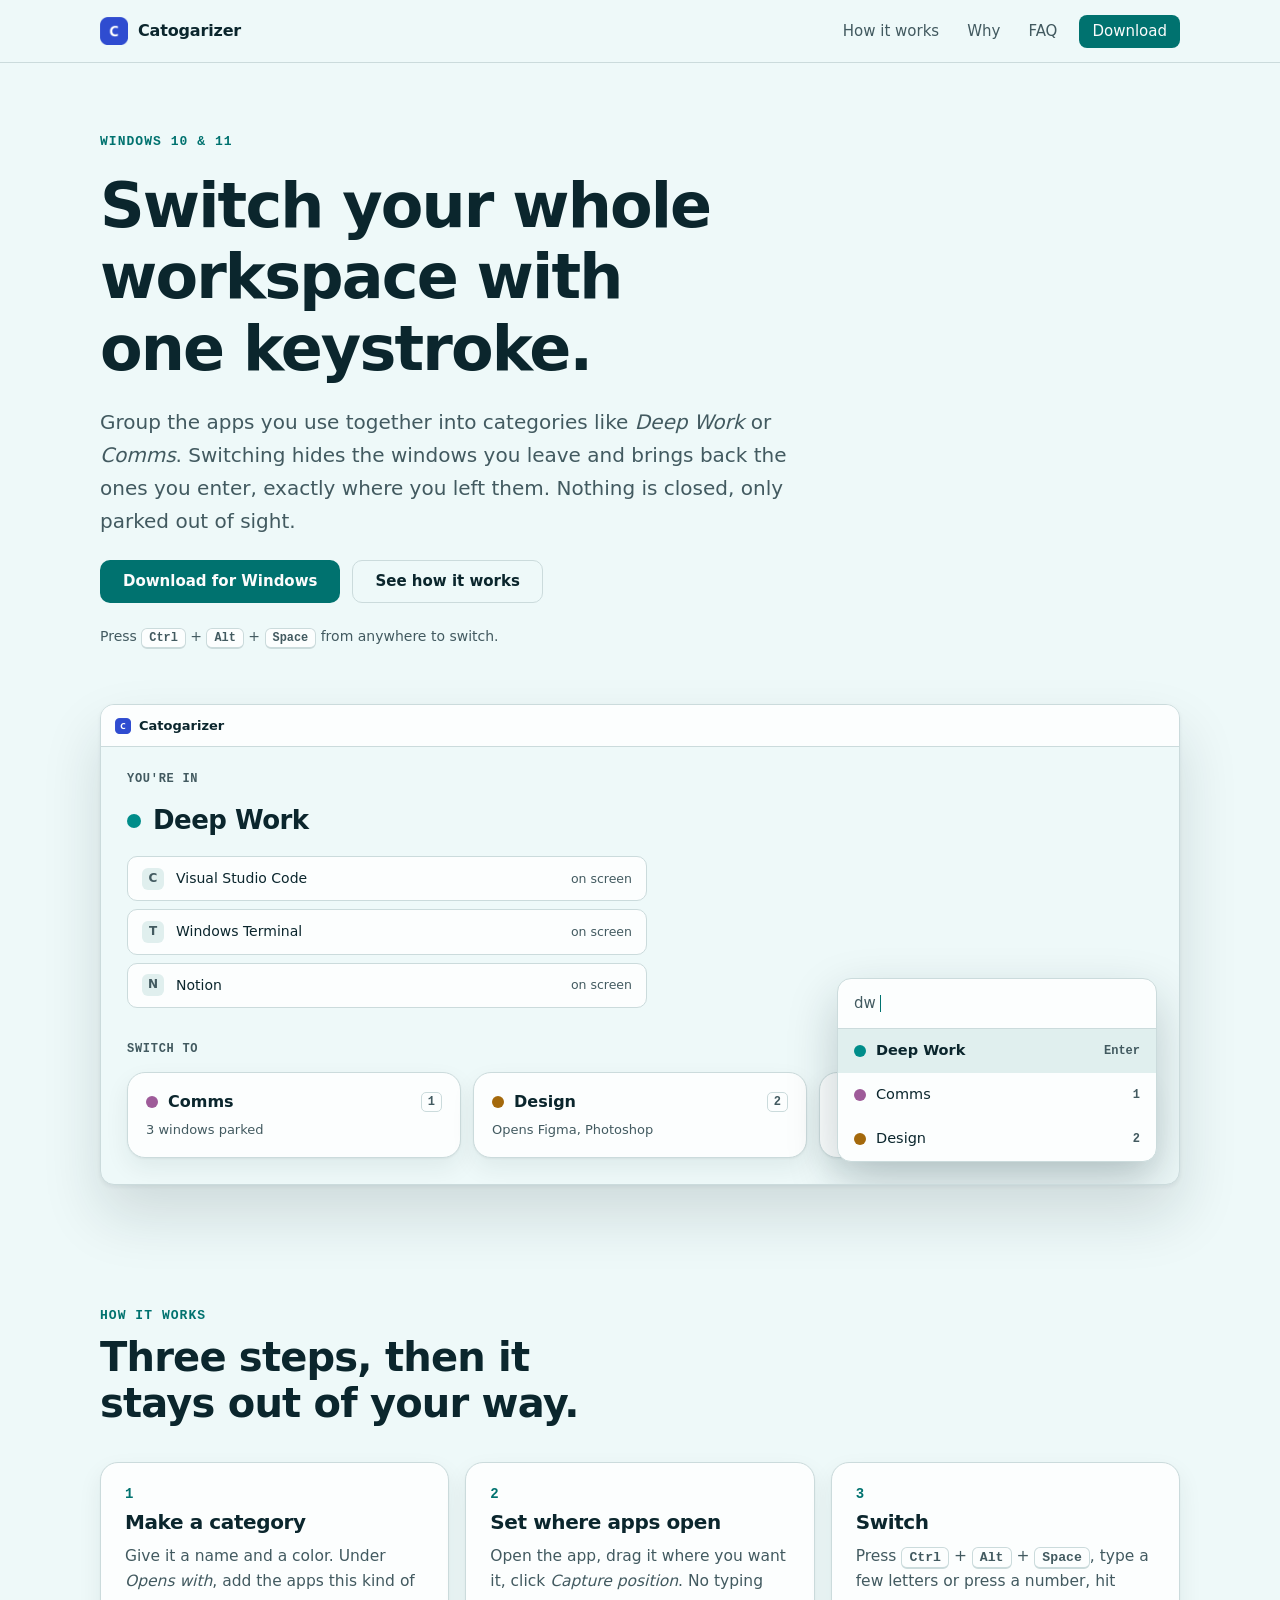
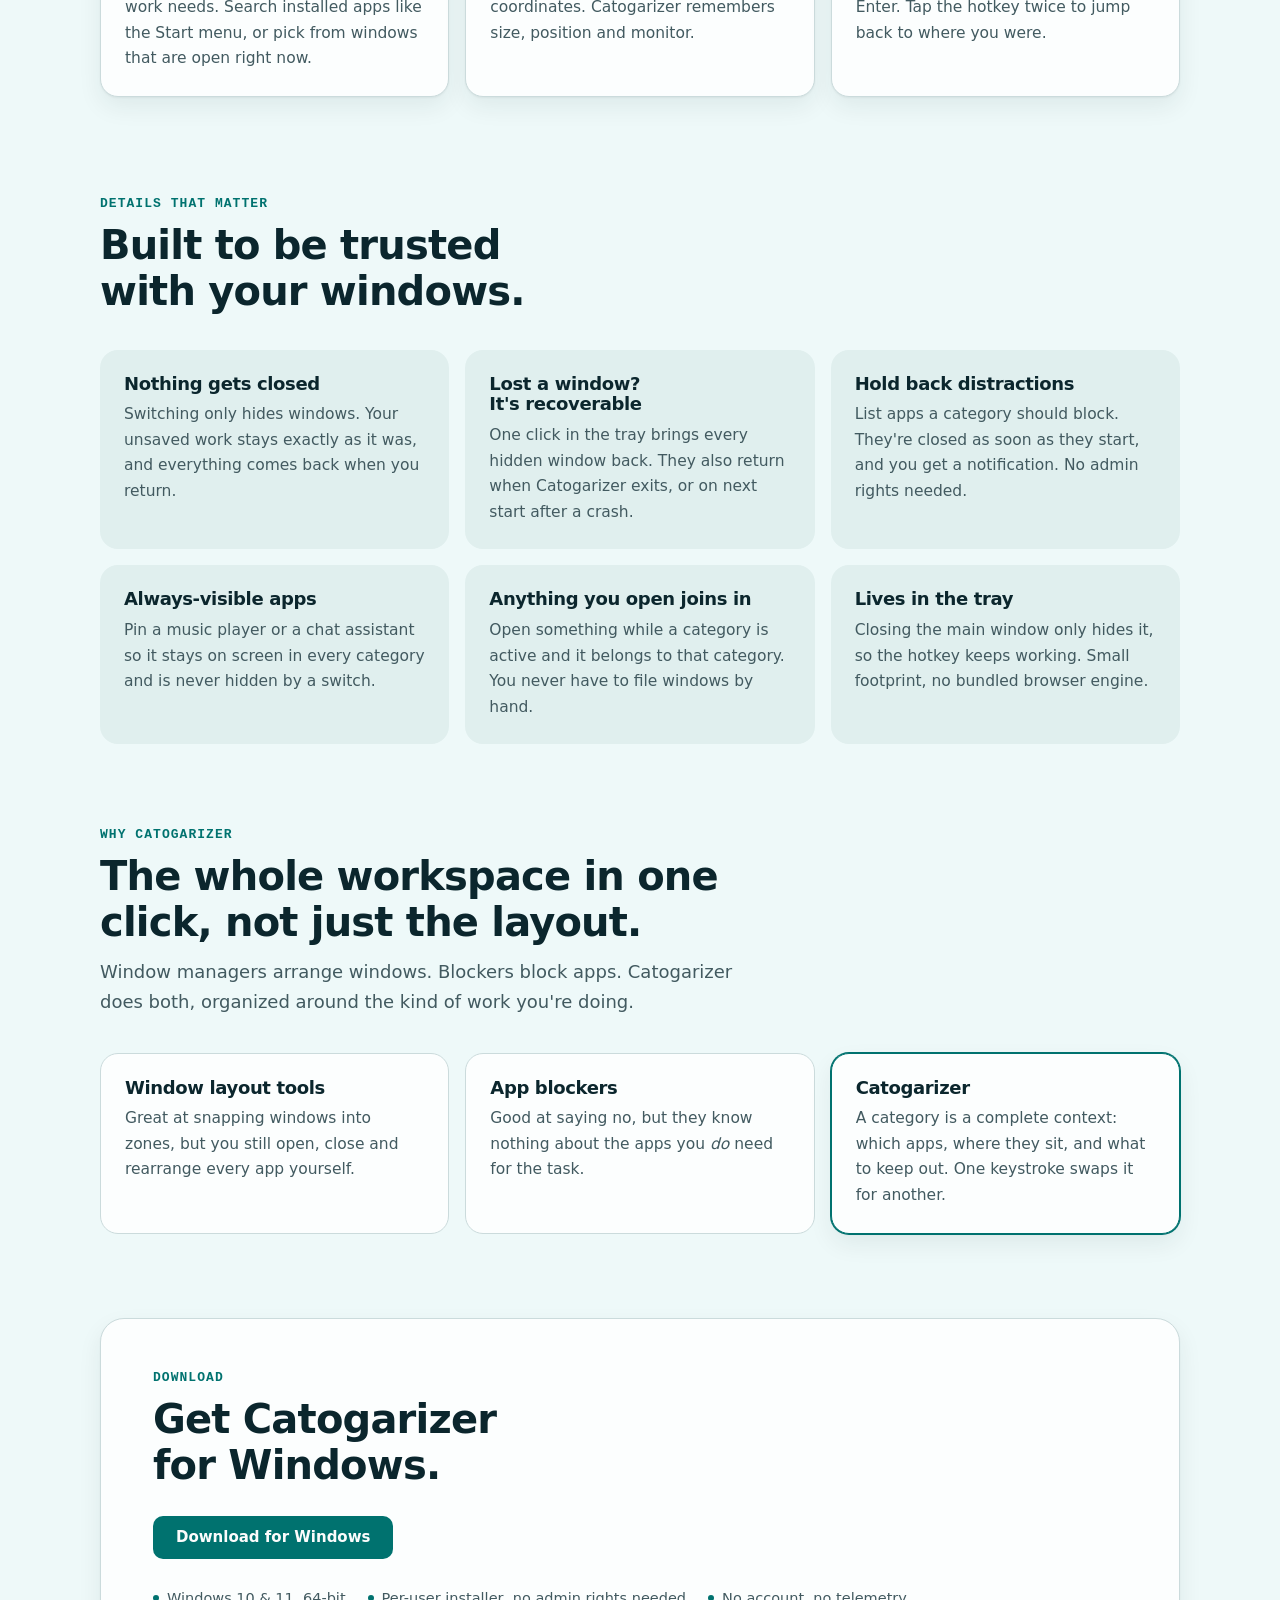
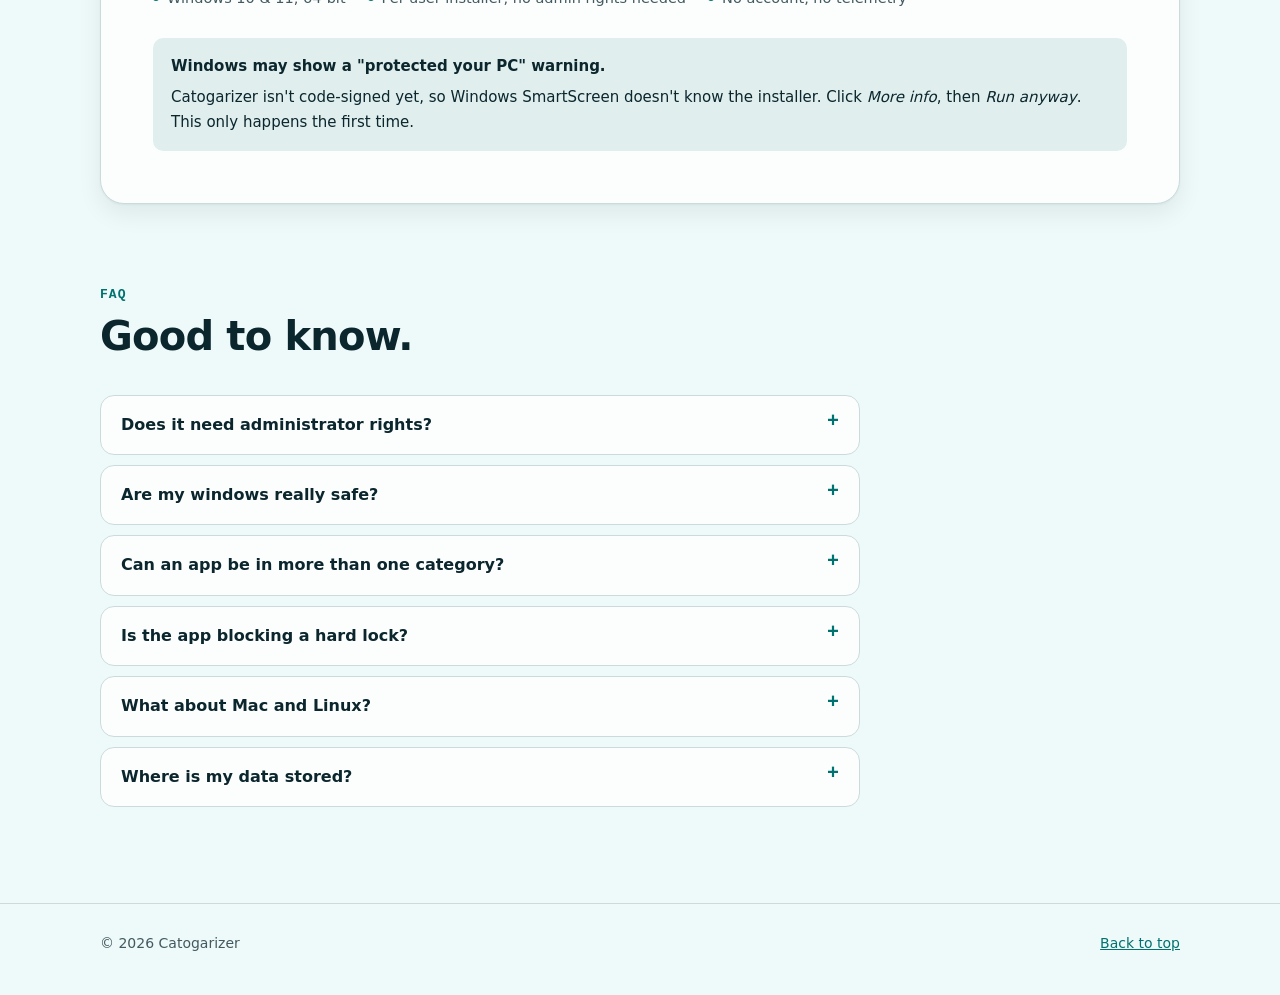
<file: website/index.html>
<!doctype html>
<html lang="en">
<head>
  <meta charset="utf-8">
  <meta name="viewport" content="width=device-width, initial-scale=1">
  <title>Catogarizer - switch your whole workspace with one keystroke</title>
  <meta name="description" content="Catogarizer groups your apps into categories. One keystroke hides the windows you leave and brings back the ones you enter, exactly as you left them. Free for Windows 10 and 11.">
  <meta name="theme-color" content="#f3f9f9">
  <link rel="icon" href="favicon.ico">
  <link rel="stylesheet" href="style.css">
</head>
<body>

<header class="site-header">
  <div class="wrap">
    <a class="brand" href="#top"><img src="favicon.ico" alt="" width="28" height="28">Catogarizer</a>
    <nav class="nav" aria-label="Main">
      <a href="#how">How it works</a>
      <a href="#why">Why</a>
      <a href="#faq">FAQ</a>
      <a class="btn" href="#download">Download</a>
    </nav>
  </div>
</header>

<main id="top">

  <div class="wrap hero">
    <div class="hero-copy">
      <span class="eyebrow">Windows 10 &amp; 11</span>
      <h1>Switch your whole workspace with one keystroke.</h1>
      <p class="lede">Group the apps you use together into categories like <em>Deep Work</em> or <em>Comms</em>. Switching hides the windows you leave and brings back the ones you enter, exactly where you left them. Nothing is closed, only parked out of sight.</p>
      <div class="cta">
        <a class="btn" href="#download">Download for Windows</a>
        <a class="btn ghost" href="#how">See how it works</a>
      </div>
      <p class="cta-note">Press <kbd>Ctrl</kbd> + <kbd>Alt</kbd> + <kbd>Space</kbd> from anywhere to switch.</p>
    </div>

    <!-- Stylised preview of the app home + command palette -->
    <div class="mock" role="img" aria-label="Catogarizer home showing the active category Deep Work with its open windows, a shelf of other categories, and the command palette open on top.">
      <div class="mock-bar"><img src="favicon.ico" alt="" width="16" height="16">Catogarizer</div>
      <div class="mock-body" aria-hidden="true">
        <div class="mock-active">
          <span class="mock-label">You're in</span>
          <div class="mock-title"><span class="dot lg" style="--h:192"></span>Deep Work</div>
          <div class="mock-windows">
            <div class="win"><span class="ico">C</span>Visual Studio Code<small>on screen</small></div>
            <div class="win"><span class="ico">T</span>Windows Terminal<small>on screen</small></div>
            <div class="win"><span class="ico">N</span>Notion<small>on screen</small></div>
          </div>
        </div>
        <div>
          <span class="mock-label">Switch to</span>
          <div class="shelf" style="margin-top:12px">
            <div class="tile"><b><span class="dot" style="--h:330"></span>Comms<span class="num">1</span></b><small>3 windows parked</small></div>
            <div class="tile"><b><span class="dot" style="--h:70"></span>Design<span class="num">2</span></b><small>Opens Figma, Photoshop</small></div>
            <div class="tile"><b><span class="dot" style="--h:150"></span>Admin<span class="num">3</span></b><small>2 windows parked</small></div>
          </div>
        </div>
      </div>
      <div class="palette" aria-hidden="true">
        <div class="palette-input">dw<i></i></div>
        <div class="palette-row sel"><span class="dot" style="--h:192"></span>Deep Work<span class="num">Enter</span></div>
        <div class="palette-row"><span class="dot" style="--h:330"></span>Comms<span class="num">1</span></div>
        <div class="palette-row"><span class="dot" style="--h:70"></span>Design<span class="num">2</span></div>
      </div>
    </div>
  </div>

  <section id="how">
    <div class="wrap">
      <div class="section-head">
        <span class="eyebrow">How it works</span>
        <h2>Three steps, then it stays out of your way.</h2>
      </div>
      <ol class="steps">
        <li class="step">
          <h3>Make a category</h3>
          <p>Give it a name and a color. Under <em>Opens with</em>, add the apps this kind of work needs. Search installed apps like the Start menu, or pick from windows that are open right now.</p>
        </li>
        <li class="step">
          <h3>Set where apps open</h3>
          <p>Open the app, drag it where you want it, click <em>Capture position</em>. No typing coordinates. Catogarizer remembers size, position and monitor.</p>
        </li>
        <li class="step">
          <h3>Switch</h3>
          <p>Press <kbd>Ctrl</kbd> + <kbd>Alt</kbd> + <kbd>Space</kbd>, type a few letters or press a number, hit Enter. Tap the hotkey twice to jump back to where you were.</p>
        </li>
      </ol>
    </div>
  </section>

  <section id="features">
    <div class="wrap">
      <div class="section-head">
        <span class="eyebrow">Details that matter</span>
        <h2>Built to be trusted with your windows.</h2>
      </div>
      <div class="features">
        <div class="feature"><h3>Nothing gets closed</h3><p>Switching only hides windows. Your unsaved work stays exactly as it was, and everything comes back when you return.</p></div>
        <div class="feature"><h3>Lost a window? It's recoverable</h3><p>One click in the tray brings every hidden window back. They also return when Catogarizer exits, or on next start after a crash.</p></div>
        <div class="feature"><h3>Hold back distractions</h3><p>List apps a category should block. They're closed as soon as they start, and you get a notification. No admin rights needed.</p></div>
        <div class="feature"><h3>Always-visible apps</h3><p>Pin a music player or a chat assistant so it stays on screen in every category and is never hidden by a switch.</p></div>
        <div class="feature"><h3>Anything you open joins in</h3><p>Open something while a category is active and it belongs to that category. You never have to file windows by hand.</p></div>
        <div class="feature"><h3>Lives in the tray</h3><p>Closing the main window only hides it, so the hotkey keeps working. Small footprint, no bundled browser engine.</p></div>
      </div>
    </div>
  </section>

  <section id="why">
    <div class="wrap">
      <div class="section-head">
        <span class="eyebrow">Why Catogarizer</span>
        <h2>The whole workspace in one click, not just the layout.</h2>
        <p>Window managers arrange windows. Blockers block apps. Catogarizer does both, organized around the kind of work you're doing.</p>
      </div>
      <div class="compare">
        <div class="card"><h3>Window layout tools</h3><p>Great at snapping windows into zones, but you still open, close and rearrange every app yourself.</p></div>
        <div class="card"><h3>App blockers</h3><p>Good at saying no, but they know nothing about the apps you <em>do</em> need for the task.</p></div>
        <div class="card us"><h3>Catogarizer</h3><p>A category is a complete context: which apps, where they sit, and what to keep out. One keystroke swaps it for another.</p></div>
      </div>
    </div>
  </section>

  <section id="download">
    <div class="wrap">
      <div class="download">
        <div class="section-head" style="margin:0">
          <span class="eyebrow">Download</span>
          <h2>Get Catogarizer for Windows.</h2>
        </div>
        <div class="cta">
          <a class="btn" href="downloads/Catogarizer-Setup.exe" download>Download for Windows</a>
        </div>
        <div class="facts">
          <span>Windows 10 &amp; 11, 64-bit</span>
          <span>Per-user installer, no admin rights needed</span>
          <span>No account, no telemetry</span>
        </div>
        <div class="notice">
          <b>Windows may show a "protected your PC" warning.</b>
          <p>Catogarizer isn't code-signed yet, so Windows SmartScreen doesn't know the installer. Click <em>More info</em>, then <em>Run anyway</em>. This only happens the first time.</p>
        </div>
      </div>
    </div>
  </section>

  <section id="faq">
    <div class="wrap">
      <div class="section-head">
        <span class="eyebrow">FAQ</span>
        <h2>Good to know.</h2>
      </div>
      <div class="faq">
        <details>
          <summary>Does it need administrator rights?</summary>
          <p>No. It uses standard Windows window APIs and runs as a normal user.</p>
        </details>
        <details>
          <summary>Are my windows really safe?</summary>
          <p>Yes. Catogarizer never closes what it hides. If it crashes or the PC loses power, hidden windows are brought back the next time it starts, and the tray has a "Show all hidden windows" button.</p>
        </details>
        <details>
          <summary>Can an app be in more than one category?</summary>
          <p>Yes. Slack can live in both <em>Deep Work</em> and <em>Comms</em>, for example.</p>
        </details>
        <details>
          <summary>Is the app blocking a hard lock?</summary>
          <p>No, it's a soft block. It checks about three times a second, so a held-back app can flash open for a moment before it's closed.</p>
        </details>
        <details>
          <summary>What about Mac and Linux?</summary>
          <p>Catogarizer relies on Windows-specific window management, so it's Windows-only for now.</p>
        </details>
        <details>
          <summary>Where is my data stored?</summary>
          <p>Locally on your PC. Catogarizer doesn't need an account and doesn't send your categories or windows anywhere.</p>
        </details>
      </div>
    </div>
  </section>

</main>

<footer>
  <div class="wrap">
    <span>&copy; <span id="year">2026</span> Catogarizer</span>
    <a href="#top">Back to top</a>
  </div>
</footer>

<script>
  document.getElementById("year").textContent = new Date().getFullYear();
</script>
</body>
</html>
</file>
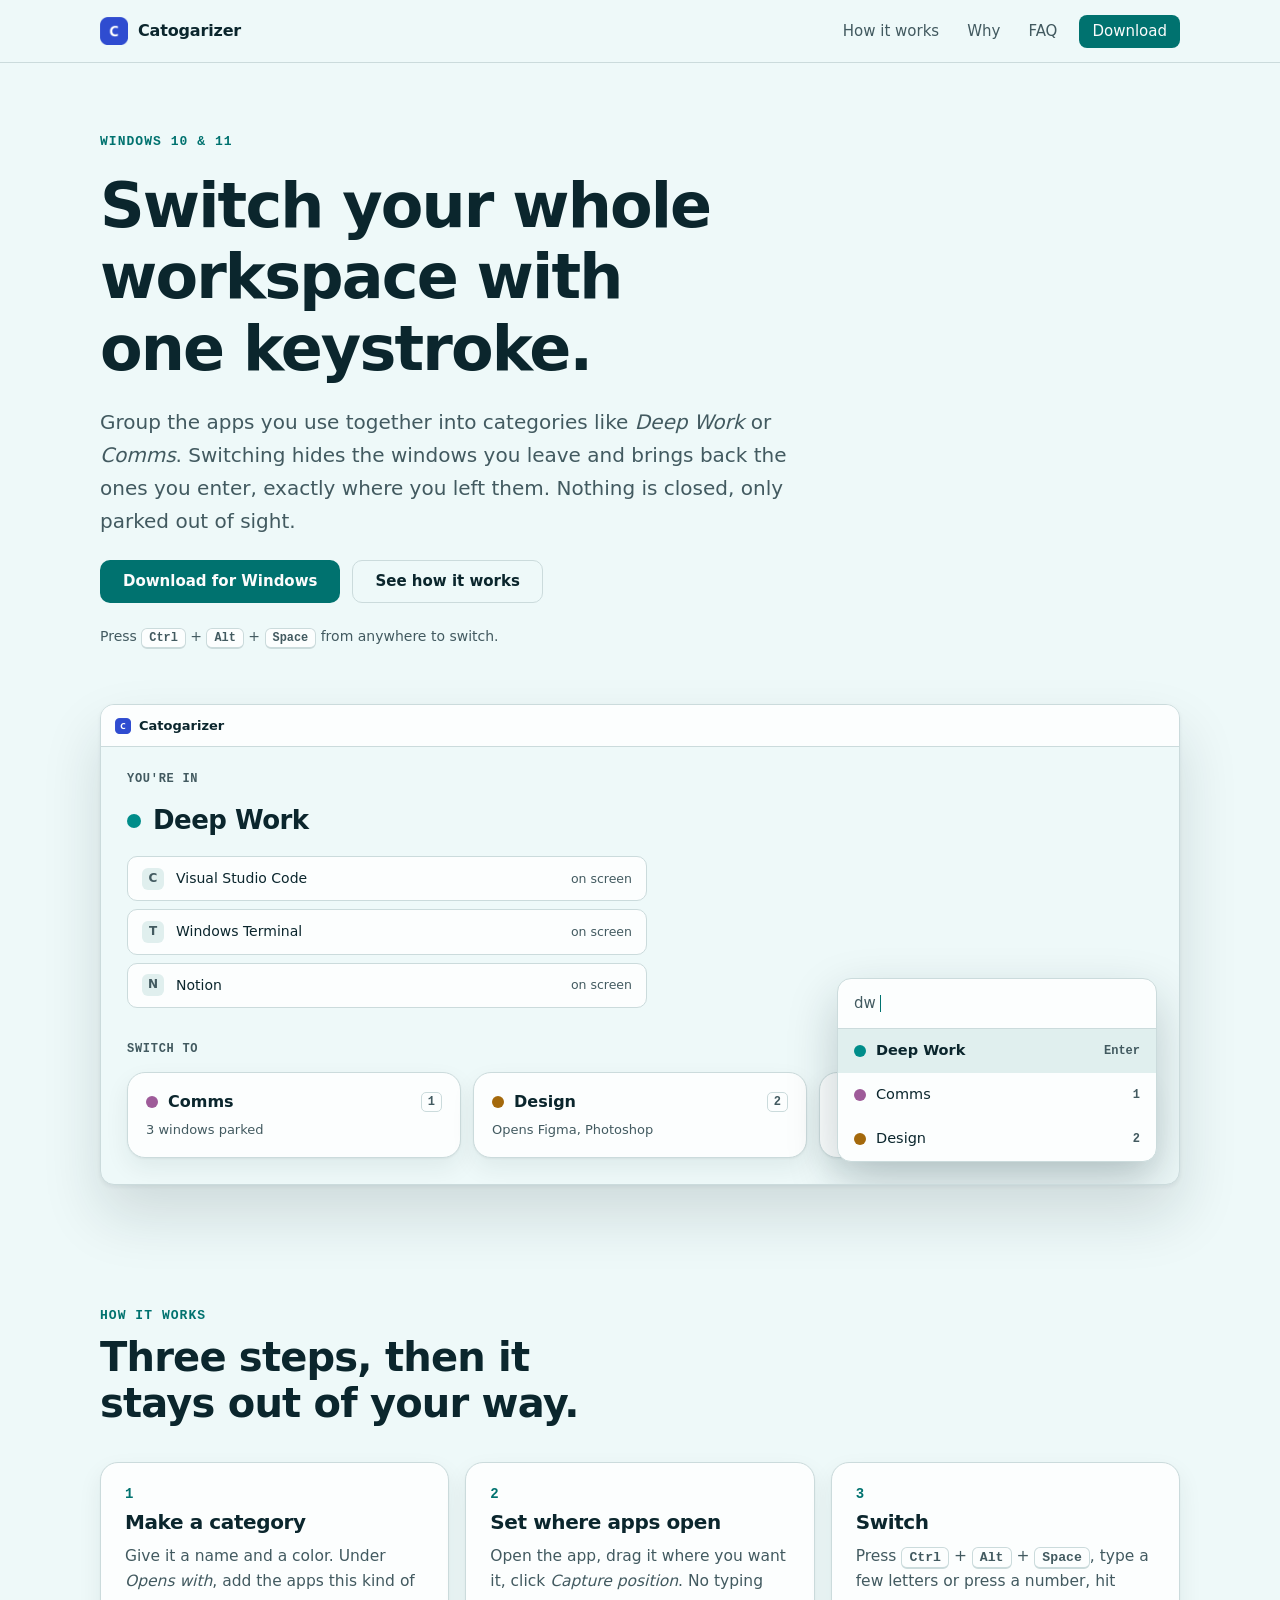
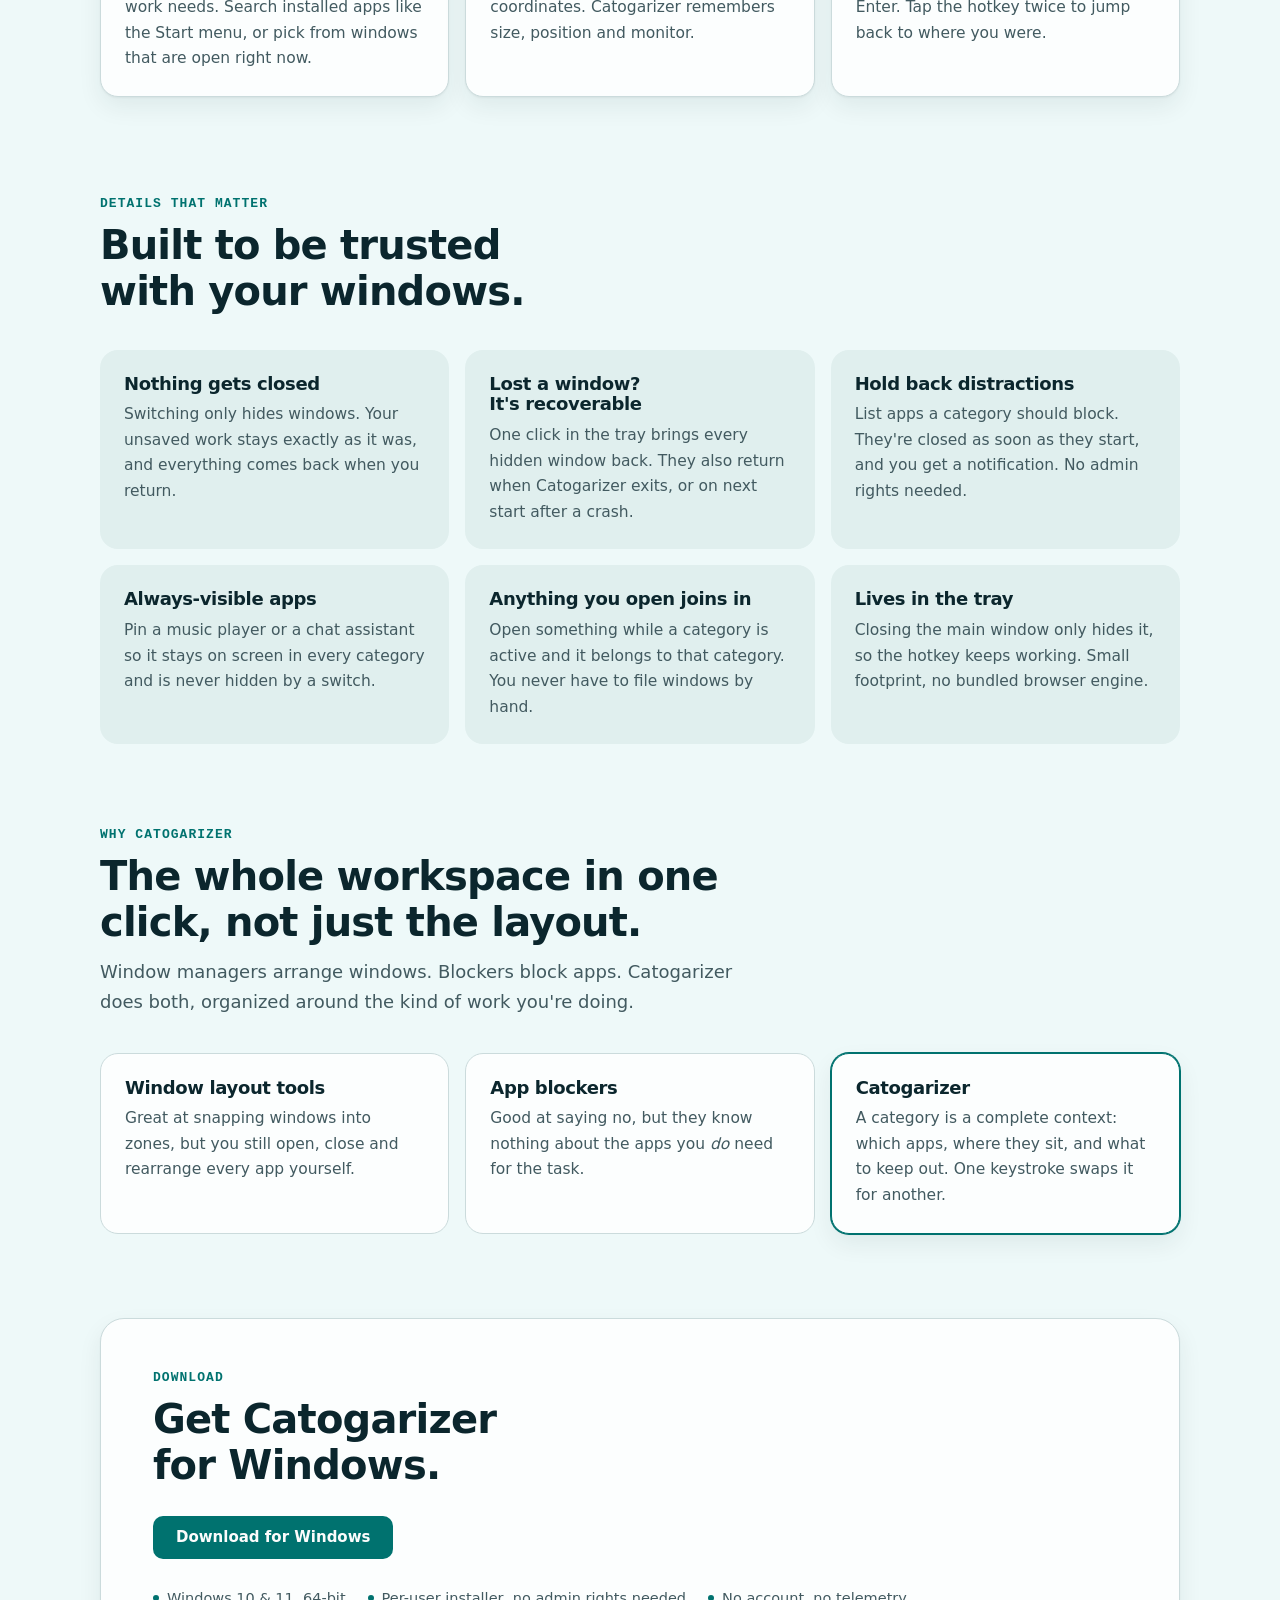
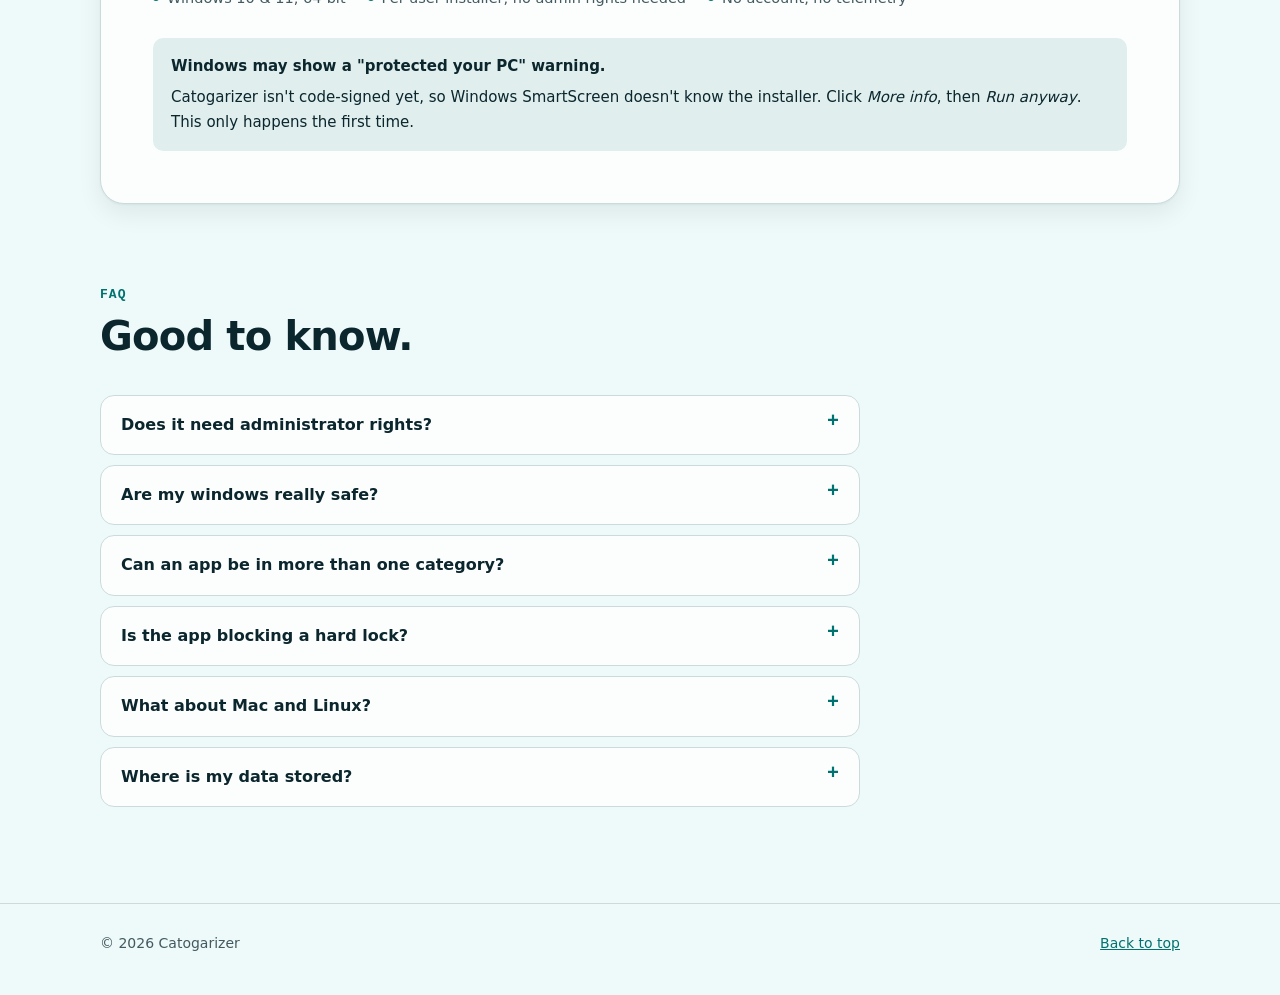
<file: website/public/index.html>
<!doctype html>
<html lang="en">
<head>
  <meta charset="utf-8">
  <meta name="viewport" content="width=device-width, initial-scale=1">
  <title>Catogarizer - switch your whole workspace with one keystroke</title>
  <meta name="description" content="Catogarizer groups your apps into categories. One keystroke hides the windows you leave and brings back the ones you enter, exactly as you left them. Free for Windows 10 and 11.">
  <meta name="theme-color" content="#f3f9f9">
  <link rel="icon" href="favicon.ico" sizes="any">
  <link rel="icon" href="img/logo.png" type="image/png">
  <link rel="stylesheet" href="style.css">
</head>
<body>

<header class="site-header">
  <div class="wrap">
    <a class="brand" href="#top"><img src="img/logo.png" alt="" width="28" height="28">Catogarizer</a>
    <nav class="nav" aria-label="Main">
      <a href="#how">How it works</a>
      <a href="#why">Why</a>
      <a href="#faq">FAQ</a>
      <a class="btn" href="#download">Download</a>
    </nav>
  </div>
</header>

<main id="top">

  <div class="wrap hero">
    <div class="hero-copy">
      <span class="eyebrow">Windows 10 &amp; 11</span>
      <h1>Switch your whole workspace with one keystroke.</h1>
      <p class="lede">Group the apps you use together into categories like <em>Deep Work</em> or <em>Comms</em>. Switching hides the windows you leave and brings back the ones you enter, exactly where you left them. Nothing is closed, only parked out of sight.</p>
      <div class="cta">
        <a class="btn" href="#download">Download for Windows</a>
        <a class="btn ghost" href="#how">See how it works</a>
      </div>
      <p class="cta-note">Press <kbd>Ctrl</kbd> + <kbd>Alt</kbd> + <kbd>Space</kbd> from anywhere to switch.</p>
    </div>

    <!-- Stylised preview of the app home + command palette -->
    <div class="mock" role="img" aria-label="Catogarizer home showing the active category Deep Work with its open windows, a shelf of other categories, and the command palette open on top.">
      <div class="mock-bar"><img src="img/logo.png" alt="" width="16" height="16">Catogarizer</div>
      <div class="mock-body" aria-hidden="true">
        <div class="mock-active">
          <span class="mock-label">You're in</span>
          <div class="mock-title"><span class="dot lg" style="--h:192"></span>Deep Work</div>
          <div class="mock-windows">
            <div class="win"><span class="ico">C</span>Visual Studio Code<small>on screen</small></div>
            <div class="win"><span class="ico">T</span>Windows Terminal<small>on screen</small></div>
            <div class="win"><span class="ico">N</span>Notion<small>on screen</small></div>
          </div>
        </div>
        <div>
          <span class="mock-label">Switch to</span>
          <div class="shelf" style="margin-top:12px">
            <div class="tile"><b><span class="dot" style="--h:330"></span>Comms<span class="num">1</span></b><small>3 windows parked</small></div>
            <div class="tile"><b><span class="dot" style="--h:70"></span>Design<span class="num">2</span></b><small>Opens Figma, Photoshop</small></div>
            <div class="tile"><b><span class="dot" style="--h:150"></span>Admin<span class="num">3</span></b><small>2 windows parked</small></div>
          </div>
        </div>
      </div>
      <div class="palette" aria-hidden="true">
        <div class="palette-input">dw<i></i></div>
        <div class="palette-row sel"><span class="dot" style="--h:192"></span>Deep Work<span class="num">Enter</span></div>
        <div class="palette-row"><span class="dot" style="--h:330"></span>Comms<span class="num">1</span></div>
        <div class="palette-row"><span class="dot" style="--h:70"></span>Design<span class="num">2</span></div>
      </div>
    </div>
  </div>

  <section id="how">
    <div class="wrap">
      <div class="section-head">
        <span class="eyebrow">How it works</span>
        <h2>Three steps, then it stays out of your way.</h2>
      </div>
      <ol class="steps">
        <li class="step">
          <h3>Make a category</h3>
          <p>Give it a name and a color. Under <em>Opens with</em>, add the apps this kind of work needs. Search installed apps like the Start menu, or pick from windows that are open right now.</p>
        </li>
        <li class="step">
          <h3>Set where apps open</h3>
          <p>Open the app, drag it where you want it, click <em>Capture position</em>. No typing coordinates. Catogarizer remembers size, position and monitor.</p>
        </li>
        <li class="step">
          <h3>Switch</h3>
          <p>Press <kbd>Ctrl</kbd> + <kbd>Alt</kbd> + <kbd>Space</kbd>, type a few letters or press a number, hit Enter. Tap the hotkey twice to jump back to where you were.</p>
        </li>
      </ol>
    </div>
  </section>

  <section id="features">
    <div class="wrap">
      <div class="section-head">
        <span class="eyebrow">Details that matter</span>
        <h2>Built to be trusted with your windows.</h2>
      </div>
      <div class="features">
        <div class="feature"><h3>Nothing gets closed</h3><p>Switching only hides windows. Your unsaved work stays exactly as it was, and everything comes back when you return.</p></div>
        <div class="feature"><h3>Lost a window? It's recoverable</h3><p>One click in the tray brings every hidden window back. They also return when Catogarizer exits, or on next start after a crash.</p></div>
        <div class="feature"><h3>Hold back distractions</h3><p>List apps a category should block. They're closed as soon as they start, and you get a notification. No admin rights needed.</p></div>
        <div class="feature"><h3>Always-visible apps</h3><p>Pin a music player or a chat assistant so it stays on screen in every category and is never hidden by a switch.</p></div>
        <div class="feature"><h3>Anything you open joins in</h3><p>Open something while a category is active and it belongs to that category. You never have to file windows by hand.</p></div>
        <div class="feature"><h3>Lives in the tray</h3><p>Closing the main window only hides it, so the hotkey keeps working. Small footprint, no bundled browser engine.</p></div>
      </div>
    </div>
  </section>

  <section id="why">
    <div class="wrap">
      <div class="section-head">
        <span class="eyebrow">Why Catogarizer</span>
        <h2>The whole workspace in one click, not just the layout.</h2>
        <p>Window managers arrange windows. Blockers block apps. Catogarizer does both, organized around the kind of work you're doing.</p>
      </div>
      <div class="compare">
        <div class="card"><h3>Window layout tools</h3><p>Great at snapping windows into zones, but you still open, close and rearrange every app yourself.</p></div>
        <div class="card"><h3>App blockers</h3><p>Good at saying no, but they know nothing about the apps you <em>do</em> need for the task.</p></div>
        <div class="card us"><h3>Catogarizer</h3><p>A category is a complete context: which apps, where they sit, and what to keep out. One keystroke swaps it for another.</p></div>
      </div>
    </div>
  </section>

  <section id="download">
    <div class="wrap">
      <div class="download">
        <div class="section-head" style="margin:0">
          <span class="eyebrow">Download</span>
          <h2>Get Catogarizer for Windows.</h2>
        </div>
        <div class="cta">
          <a class="btn" href="downloads/Catogarizer-Setup.exe" download>Download for Windows</a>
        </div>
        <div class="facts">
          <span>Windows 10 &amp; 11, 64-bit</span>
          <span>Per-user installer, no admin rights needed</span>
          <span>No account, no telemetry</span>
        </div>
        <div class="notice">
          <b>Windows may show a "protected your PC" warning.</b>
          <p>Catogarizer isn't code-signed yet, so Windows SmartScreen doesn't know the installer. Click <em>More info</em>, then <em>Run anyway</em>. This only happens the first time.</p>
        </div>
      </div>
    </div>
  </section>

  <section id="faq">
    <div class="wrap">
      <div class="section-head">
        <span class="eyebrow">FAQ</span>
        <h2>Good to know.</h2>
      </div>
      <div class="faq">
        <details>
          <summary>Does it need administrator rights?</summary>
          <p>No. It uses standard Windows window APIs and runs as a normal user.</p>
        </details>
        <details>
          <summary>Are my windows really safe?</summary>
          <p>Yes. Catogarizer never closes what it hides. If it crashes or the PC loses power, hidden windows are brought back the next time it starts, and the tray has a "Show all hidden windows" button.</p>
        </details>
        <details>
          <summary>Can an app be in more than one category?</summary>
          <p>Yes. Slack can live in both <em>Deep Work</em> and <em>Comms</em>, for example.</p>
        </details>
        <details>
          <summary>Is the app blocking a hard lock?</summary>
          <p>No, it's a soft block. It checks about three times a second, so a held-back app can flash open for a moment before it's closed.</p>
        </details>
        <details>
          <summary>What about Mac and Linux?</summary>
          <p>Catogarizer relies on Windows-specific window management, so it's Windows-only for now.</p>
        </details>
        <details>
          <summary>Where is my data stored?</summary>
          <p>Locally on your PC. Catogarizer doesn't need an account and doesn't send your categories or windows anywhere.</p>
        </details>
      </div>
    </div>
  </section>

</main>

<footer>
  <div class="wrap">
    <span>&copy; <span id="year">2026</span> Catogarizer</span>
    <a href="#top">Back to top</a>
  </div>
</footer>

<script>
  document.getElementById("year").textContent = new Date().getFullYear();
</script>
</body>
</html>
</file>
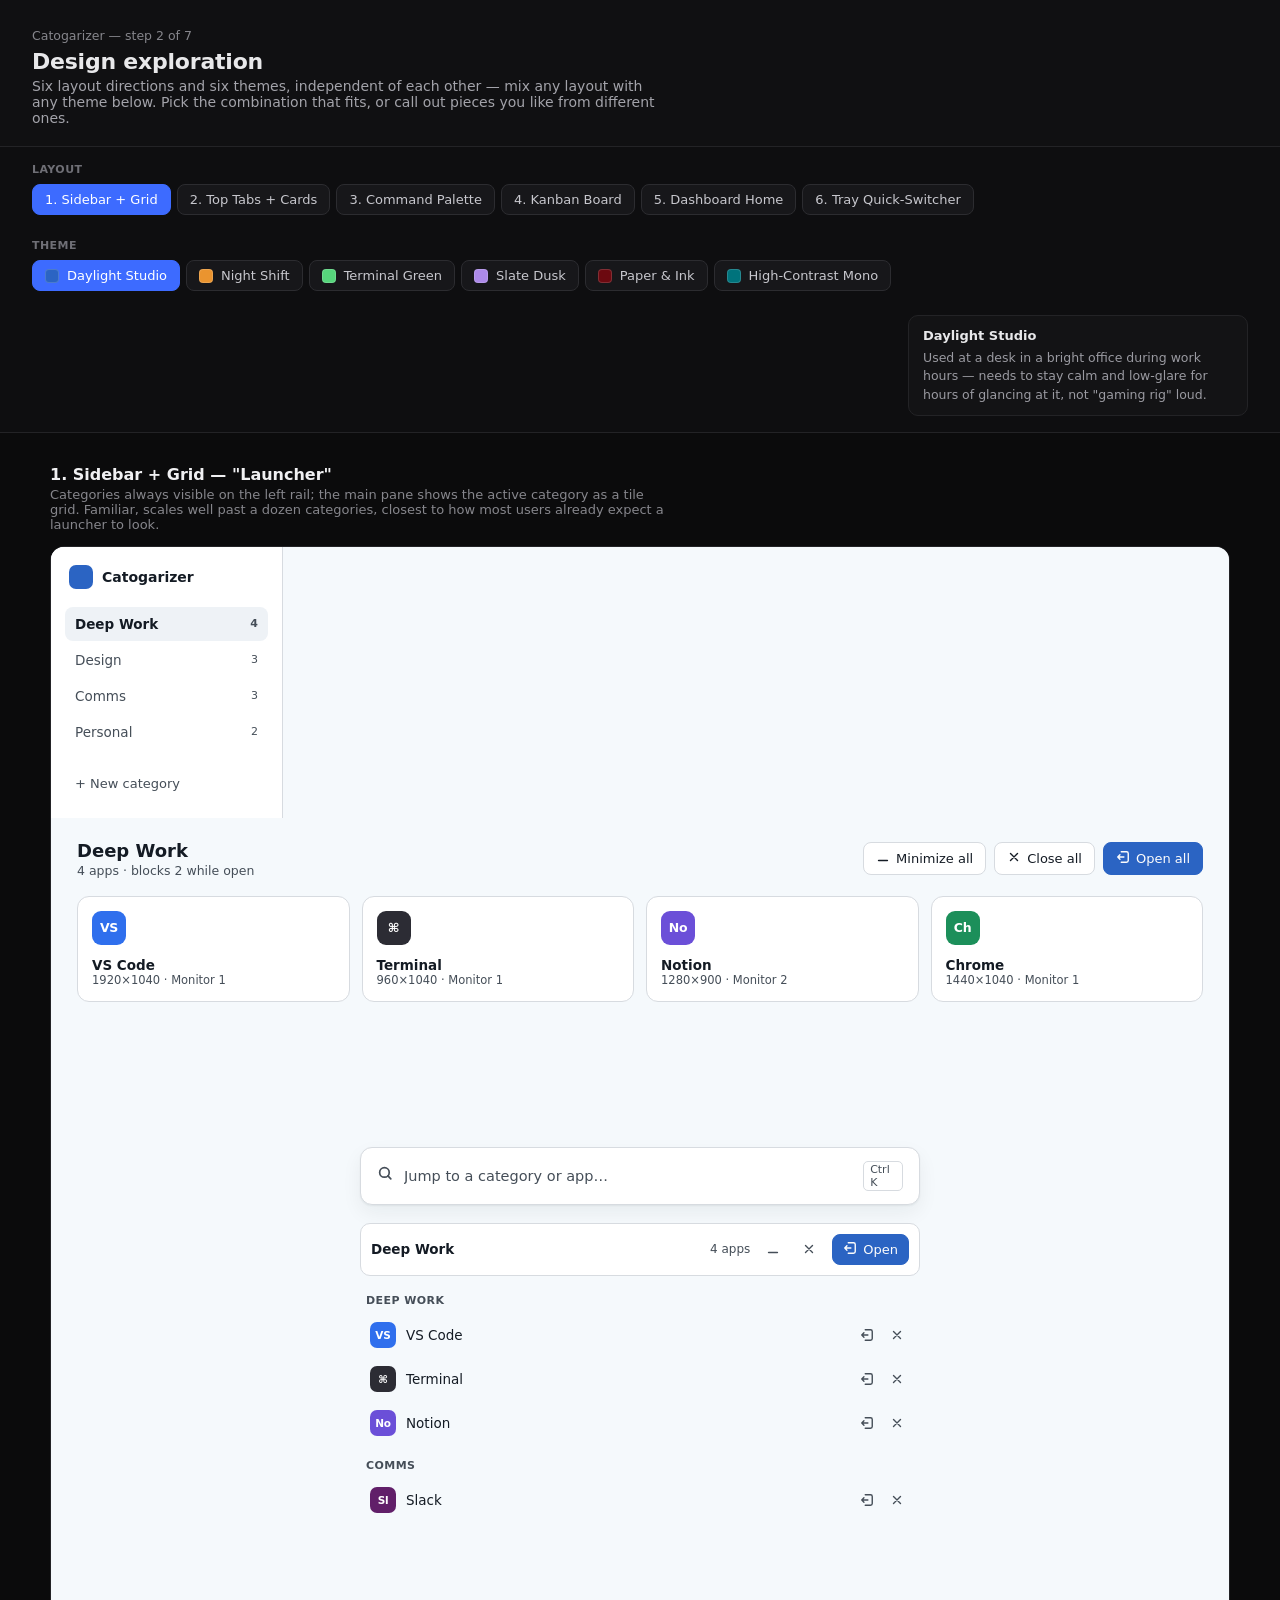
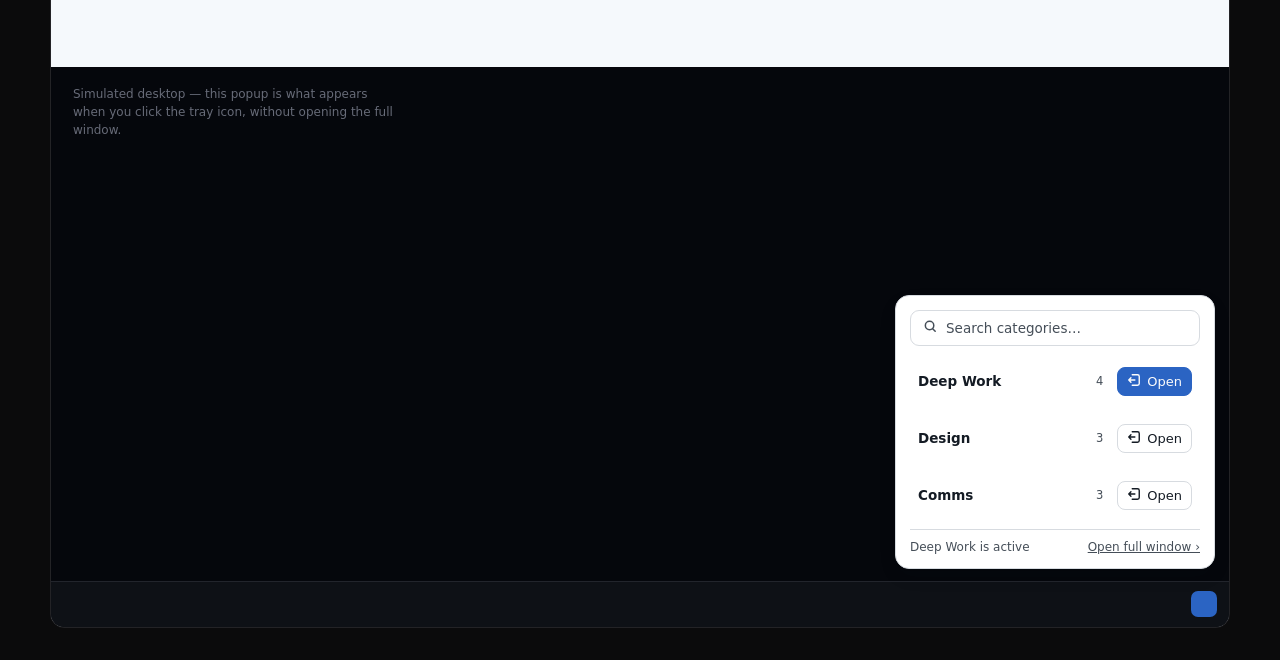
<file: design/concepts.html>
<!DOCTYPE html>
<html lang="en">
<head>
<meta charset="UTF-8">
<meta name="viewport" content="width=device-width, initial-scale=1.0">
<title>Catogarizer — Design Exploration</title>
<style>
  :root {
    --z-dropdown: 10;
    --z-sticky: 20;
    --z-overlay: 30;
    --z-popup: 40;
    --ease-out-quart: cubic-bezier(0.25, 1, 0.5, 1);
  }

  * { box-sizing: border-box; margin: 0; padding: 0; }

  html, body {
    height: 100%;
    background: #0b0b0c;
  }

  body {
    font-family: 'Segoe UI Variable Text', 'Segoe UI', system-ui, -apple-system, sans-serif;
    color: #e8e8ea;
    -webkit-font-smoothing: antialiased;
  }

  h1, h2, h3, h4 { text-wrap: balance; }

  button { font: inherit; cursor: pointer; }

  @media (prefers-reduced-motion: reduce) {
    *, *::before, *::after {
      animation-duration: 0.001ms !important;
      transition-duration: 0.001ms !important;
    }
  }

  /* ---------- Chrome (this exploration tool itself, not a theme) ---------- */

  .toolshell {
    min-height: 100%;
    display: flex;
    flex-direction: column;
  }

  .toolhead {
    padding: 28px 32px 20px;
    border-bottom: 1px solid #232326;
    background: #101012;
  }

  .toolhead-eyebrow {
    font-size: 12.5px;
    color: #86868c;
    margin-bottom: 6px;
  }

  .toolhead h1 {
    font-size: 22px;
    font-weight: 600;
    letter-spacing: -0.01em;
    margin-bottom: 4px;
  }

  .toolhead p {
    color: #a3a3aa;
    font-size: 14px;
    max-width: 70ch;
  }

  .controlbar {
    position: sticky;
    top: 0;
    z-index: var(--z-sticky);
    background: #101012ee;
    backdrop-filter: blur(10px);
    border-bottom: 1px solid #232326;
    padding: 16px 32px;
    display: flex;
    flex-wrap: wrap;
    gap: 24px;
    align-items: flex-start;
  }

  .control-group {
    display: flex;
    flex-direction: column;
    gap: 8px;
  }

  .control-group-label {
    font-size: 11px;
    font-weight: 600;
    letter-spacing: 0.04em;
    text-transform: uppercase;
    color: #6f6f76;
  }

  .pillrow {
    display: flex;
    flex-wrap: wrap;
    gap: 6px;
  }

  .pill {
    appearance: none;
    border: 1px solid #2c2c30;
    background: #17171a;
    color: #c7c7cd;
    border-radius: 8px;
    padding: 7px 12px;
    font-size: 13px;
    font-weight: 500;
    transition: background 160ms var(--ease-out-quart), border-color 160ms var(--ease-out-quart), color 160ms var(--ease-out-quart);
  }

  .pill:hover { background: #1e1e22; color: #f0f0f2; }

  .pill[aria-pressed="true"] {
    background: #3d6bff;
    border-color: #3d6bff;
    color: #fff;
  }

  .theme-pill {
    display: flex;
    align-items: center;
    gap: 8px;
  }

  .swatch {
    width: 14px;
    height: 14px;
    border-radius: 4px;
    border: 1px solid rgba(255,255,255,0.15);
    flex-shrink: 0;
  }

  .scenecard {
    margin-left: auto;
    max-width: 340px;
    font-size: 12.5px;
    line-height: 1.5;
    color: #9a9aa1;
    padding: 10px 14px;
    border: 1px solid #232326;
    border-radius: 10px;
    background: #131315;
  }

  .scenecard strong {
    display: block;
    color: #e8e8ea;
    font-size: 13px;
    margin-bottom: 3px;
  }

  .stage {
    flex: 1;
    padding: 32px;
    display: flex;
    justify-content: center;
  }

  .layout-frame {
    width: 100%;
    max-width: 1180px;
  }

  .layout-caption {
    margin-bottom: 14px;
  }

  .layout-caption h2 {
    font-size: 16px;
    font-weight: 600;
    color: #f0f0f2;
    margin-bottom: 3px;
  }

  .layout-caption p {
    font-size: 13px;
    color: #86868c;
    max-width: 75ch;
  }

  .frame-shell {
    border: 1px solid #232326;
    border-radius: 14px;
    overflow: hidden;
    box-shadow: 0 1px 0 rgba(255,255,255,0.02) inset;
  }

  .layout { display: none; }
  .layout[data-active="true"] { display: block; }

  /* ================================================================
     THEMES — applied inside .demo (the simulated app), not the tool
     chrome above. Each theme is a physical-scene decision, not a
     default. Six variable sets swapped via [data-theme] on .demo.
  =================================================================== */

  .demo {
    font-family: 'Segoe UI Variable Text', 'Segoe UI', system-ui, sans-serif;
    color: var(--ink);
    background: var(--bg);
  }

  .demo[data-theme="daylight"] {
    --bg: oklch(98% 0.006 250);
    --surface: oklch(100% 0 0);
    --surface-2: oklch(96% 0.007 250);
    --ink: oklch(22% 0.02 250);
    --muted: oklch(42% 0.02 250);
    --border: oklch(89% 0.008 250);
    --accent: oklch(52% 0.16 260);
    --accent-ink: oklch(99% 0 0);
    --danger: oklch(55% 0.18 25);
    --shadow: 0 1px 2px oklch(22% 0.02 250 / 0.06), 0 8px 20px oklch(22% 0.02 250 / 0.06);
  }

  .demo[data-theme="nightshift"] {
    --bg: oklch(19% 0.014 55);
    --surface: oklch(23% 0.016 55);
    --surface-2: oklch(27% 0.018 55);
    --ink: oklch(93% 0.01 55);
    --muted: oklch(74% 0.02 55);
    --border: oklch(32% 0.02 55);
    --accent: oklch(74% 0.15 65);
    --accent-ink: oklch(18% 0.02 65);
    --danger: oklch(66% 0.19 25);
    --shadow: 0 1px 0 oklch(0% 0 0 / 0.3), 0 12px 28px oklch(0% 0 0 / 0.35);
  }

  .demo[data-theme="terminal"] {
    --bg: oklch(14% 0 0);
    --surface: oklch(17% 0 0);
    --surface-2: oklch(21% 0 0);
    --ink: oklch(90% 0.01 150);
    --muted: oklch(66% 0.03 150);
    --border: oklch(28% 0.02 150);
    --accent: oklch(78% 0.17 150);
    --accent-ink: oklch(14% 0.02 150);
    --danger: oklch(65% 0.2 25);
    --shadow: 0 1px 0 oklch(0% 0 0 / 0.4), 0 12px 28px oklch(0% 0 0 / 0.5);
  }

  .demo[data-theme="slate"] {
    --bg: oklch(28% 0.02 260);
    --surface: oklch(32% 0.022 260);
    --surface-2: oklch(36% 0.024 260);
    --ink: oklch(95% 0.008 260);
    --muted: oklch(78% 0.016 260);
    --border: oklch(43% 0.026 260);
    --accent: oklch(70% 0.14 300);
    --accent-ink: oklch(15% 0.02 300);
    --danger: oklch(66% 0.2 25);
    --shadow: 0 1px 0 oklch(15% 0.02 260 / 0.4), 0 12px 28px oklch(15% 0.02 260 / 0.35);
  }

  .demo[data-theme="paperink"] {
    --bg: oklch(99% 0.001 0);
    --surface: oklch(100% 0 0);
    --surface-2: oklch(97% 0.002 0);
    --ink: oklch(18% 0 0);
    --muted: oklch(40% 0 0);
    --border: oklch(88% 0.002 0);
    --accent: oklch(34% 0.13 25);
    --accent-ink: oklch(98% 0 0);
    --danger: oklch(52% 0.19 25);
    --shadow: 0 1px 2px oklch(18% 0 0 / 0.05), 0 8px 20px oklch(18% 0 0 / 0.05);
  }

  .demo[data-theme="mono"] {
    --bg: oklch(100% 0 0);
    --surface: oklch(100% 0 0);
    --surface-2: oklch(94% 0 0);
    --ink: oklch(8% 0 0);
    --muted: oklch(32% 0 0);
    --border: oklch(78% 0 0);
    --accent: oklch(48% 0.14 200);
    --accent-ink: oklch(99% 0 0);
    --danger: oklch(45% 0.22 25);
    --shadow: 0 1px 2px oklch(8% 0 0 / 0.08), 0 6px 16px oklch(8% 0 0 / 0.08);
  }

  /* ---------- shared demo primitives ---------- */

  .demo * { box-sizing: border-box; }

  .btn {
    display: inline-flex;
    align-items: center;
    gap: 6px;
    border-radius: 8px;
    border: 1px solid var(--border);
    background: var(--surface);
    color: var(--ink);
    padding: 7px 12px;
    font-size: 13px;
    font-weight: 500;
    transition: transform 140ms var(--ease-out-quart), background 140ms var(--ease-out-quart), border-color 140ms var(--ease-out-quart);
  }
  .btn:hover { background: var(--surface-2); }
  .btn:active { transform: scale(0.97); }
  .btn svg { width: 14px; height: 14px; flex-shrink: 0; }

  .btn-primary {
    background: var(--accent);
    border-color: var(--accent);
    color: var(--accent-ink);
  }
  .btn-primary:hover { filter: brightness(1.06); }

  .btn-icon {
    padding: 7px;
    border-radius: 8px;
  }

  .icon-badge {
    width: 34px;
    height: 34px;
    border-radius: 9px;
    display: flex;
    align-items: center;
    justify-content: center;
    font-size: 12.5px;
    font-weight: 700;
    color: #fff;
    flex-shrink: 0;
    letter-spacing: -0.02em;
  }

  .field {
    display: flex;
    align-items: center;
    gap: 8px;
    border: 1px solid var(--border);
    background: var(--surface);
    border-radius: 9px;
    padding: 8px 12px;
    color: var(--muted);
    font-size: 13.5px;
  }
  .field svg { width: 15px; height: 15px; flex-shrink: 0; }

  .badge-blocked {
    display: inline-flex;
    align-items: center;
    gap: 4px;
    font-size: 11px;
    font-weight: 600;
    color: var(--danger);
    background: color-mix(in oklch, var(--danger) 14%, var(--surface));
    border-radius: 999px;
    padding: 2px 7px 2px 6px;
  }
  .badge-blocked svg { width: 10px; height: 10px; }

  .app-row-actions {
    display: flex;
    gap: 4px;
    opacity: 0;
    transition: opacity 140ms var(--ease-out-quart);
  }
  .app-row:hover .app-row-actions,
  .app-tile:hover .app-row-actions { opacity: 1; }

  .ghost-icon-btn {
    width: 26px;
    height: 26px;
    border-radius: 6px;
    border: none;
    background: transparent;
    color: var(--muted);
    display: flex;
    align-items: center;
    justify-content: center;
    transition: background 120ms var(--ease-out-quart), color 120ms var(--ease-out-quart);
  }
  .ghost-icon-btn:hover { background: var(--surface-2); color: var(--ink); }
  .ghost-icon-btn svg { width: 14px; height: 14px; }

  /* ================= 1. SIDEBAR + GRID ================= */
  .lo-sidebar { display: flex; min-height: 560px; background: var(--bg); }
  .lo-sidebar .rail {
    width: 232px;
    flex-shrink: 0;
    background: var(--surface);
    border-right: 1px solid var(--border);
    padding: 18px 14px;
    display: flex;
    flex-direction: column;
    gap: 18px;
  }
  .rail-brand { display: flex; align-items: center; gap: 9px; padding: 0 4px; }
  .rail-brand-mark {
    width: 24px; height: 24px; border-radius: 7px;
    background: var(--accent);
  }
  .rail-brand span { font-weight: 600; font-size: 14px; }
  .rail-list { display: flex; flex-direction: column; gap: 2px; }
  .rail-item {
    display: flex; align-items: center; justify-content: space-between;
    padding: 9px 10px; border-radius: 8px; font-size: 13.5px; color: var(--muted);
    transition: background 140ms var(--ease-out-quart), color 140ms var(--ease-out-quart);
  }
  .rail-item:hover { background: var(--surface-2); color: var(--ink); }
  .rail-item.active { background: var(--surface-2); color: var(--ink); font-weight: 600; }
  .rail-item .count { font-size: 11px; color: var(--muted); }
  .rail-new {
    margin-top: auto; display: flex; align-items: center; gap: 6px;
    color: var(--muted); font-size: 13px; padding: 9px 10px; border-radius: 8px;
  }
  .rail-new:hover { background: var(--surface-2); color: var(--ink); }
  .rail-new svg { width: 14px; height: 14px; }

  .lo-sidebar .main { flex: 1; padding: 22px 26px; min-width: 0; }
  .main-header {
    display: flex; align-items: center; justify-content: space-between;
    margin-bottom: 18px; flex-wrap: wrap; gap: 12px;
  }
  .main-header h3 { font-size: 18px; font-weight: 600; }
  .main-header .sub { font-size: 12.5px; color: var(--muted); margin-top: 2px; }
  .action-cluster { display: flex; gap: 8px; }

  .tile-grid {
    display: grid;
    grid-template-columns: repeat(auto-fit, minmax(150px, 1fr));
    gap: 12px;
  }
  .app-tile {
    background: var(--surface); border: 1px solid var(--border); border-radius: 12px;
    padding: 14px; display: flex; flex-direction: column; gap: 10px;
    transition: border-color 140ms var(--ease-out-quart), transform 140ms var(--ease-out-quart);
  }
  .app-tile:hover { border-color: color-mix(in oklch, var(--accent) 40%, var(--border)); }
  .app-tile-top { display: flex; align-items: flex-start; justify-content: space-between; }
  .app-tile .name { font-size: 13.5px; font-weight: 600; margin-top: 2px; }
  .app-tile .meta { font-size: 11.5px; color: var(--muted); }

  /* ================= 2. TOP TABS + CARDS ================= */
  .lo-tabs { min-height: 560px; background: var(--bg); }
  .tabs-top {
    display: flex; align-items: center; gap: 18px; padding: 14px 24px;
    border-bottom: 1px solid var(--border); background: var(--surface);
    flex-wrap: wrap;
  }
  .tabs-brand { display: flex; align-items: center; gap: 8px; font-weight: 600; font-size: 14px; }
  .tabs-brand .rail-brand-mark { width: 20px; height: 20px; }
  .tabrow { display: flex; gap: 4px; flex: 1; flex-wrap: wrap; }
  .tabitem {
    padding: 8px 14px; border-radius: 999px; font-size: 13px; color: var(--muted);
    border: 1px solid transparent;
    transition: background 140ms var(--ease-out-quart), color 140ms var(--ease-out-quart);
  }
  .tabitem:hover { background: var(--surface-2); color: var(--ink); }
  .tabitem.active { background: var(--accent); color: var(--accent-ink); font-weight: 600; }

  .tabs-body { padding: 22px 24px; }
  .card-row { display: flex; flex-wrap: wrap; gap: 12px; }
  .app-card {
    width: 168px; background: var(--surface); border: 1px solid var(--border);
    border-radius: 12px; padding: 16px; display: flex; flex-direction: column;
    align-items: center; text-align: center; gap: 10px;
    transition: transform 160ms var(--ease-out-quart);
  }
  .app-card:hover { transform: translateY(-2px); }
  .app-card .icon-badge { width: 40px; height: 40px; border-radius: 11px; font-size: 14px; }
  .app-card .name { font-size: 13px; font-weight: 600; }
  .app-card .row-actions-static { display: flex; gap: 4px; }

  /* ================= 3. COMMAND PALETTE / LIST ================= */
  .lo-palette { min-height: 560px; background: var(--bg); display: flex; justify-content: center; padding: 40px 24px; }
  .palette-col { width: 100%; max-width: 560px; }
  .palette-search {
    display: flex; align-items: center; gap: 10px; background: var(--surface);
    border: 1px solid var(--border); border-radius: 12px; padding: 13px 16px;
    box-shadow: var(--shadow); margin-bottom: 18px;
  }
  .palette-search svg { width: 17px; height: 17px; color: var(--muted); flex-shrink: 0; }
  .palette-search input {
    border: none; outline: none; background: transparent; color: var(--ink);
    font-size: 14.5px; width: 100%; font-family: inherit;
  }
  .palette-search input::placeholder { color: var(--muted); }
  .palette-kbd {
    font-size: 11px; color: var(--muted); border: 1px solid var(--border);
    border-radius: 5px; padding: 1px 6px;
  }

  .palette-group { margin-bottom: 4px; }
  .palette-group-label {
    font-size: 11px; font-weight: 600; letter-spacing: 0.04em; text-transform: uppercase;
    color: var(--muted); padding: 10px 6px 6px;
  }
  .palette-row {
    display: flex; align-items: center; gap: 10px; padding: 9px 10px; border-radius: 9px;
    transition: background 120ms var(--ease-out-quart);
  }
  .palette-row:hover { background: var(--surface-2); }
  .palette-row .icon-badge { width: 26px; height: 26px; border-radius: 7px; font-size: 10.5px; }
  .palette-row .name { font-size: 13.5px; flex: 1; }
  .palette-row .app-row-actions { opacity: 1; }
  .palette-cat-row {
    display: flex; align-items: center; gap: 10px; padding: 10px; border-radius: 10px;
    background: var(--surface); border: 1px solid var(--border); margin-bottom: 8px;
  }
  .palette-cat-row .name { font-weight: 600; font-size: 13.5px; flex: 1; }
  .palette-cat-row .count { font-size: 12px; color: var(--muted); }

  /* ================= 4. KANBAN BOARD ================= */
  .lo-board { min-height: 560px; background: var(--bg); padding: 20px; overflow-x: auto; }
  .board-row { display: flex; gap: 14px; align-items: flex-start; }
  .board-col {
    width: 240px; flex-shrink: 0; background: var(--surface); border: 1px solid var(--border);
    border-radius: 12px; padding: 12px; display: flex; flex-direction: column; gap: 10px;
  }
  .board-col-head { display: flex; align-items: center; justify-content: space-between; }
  .board-col-head .name { font-weight: 600; font-size: 13.5px; }
  .board-col-head .action-cluster .ghost-icon-btn { width: 24px; height: 24px; }
  .board-col-head .action-cluster .ghost-icon-btn svg { width: 12.5px; height: 12.5px; }
  .board-app-row {
    display: flex; align-items: center; gap: 8px; background: var(--bg);
    border: 1px solid var(--border); border-radius: 9px; padding: 7px 8px;
  }
  .board-app-row .icon-badge { width: 24px; height: 24px; border-radius: 6px; font-size: 10px; }
  .board-app-row .name { font-size: 12.5px; flex: 1; }
  .board-blocklist {
    margin-top: 4px; border-top: 1px solid var(--border); padding-top: 8px;
    display: flex; flex-direction: column; gap: 6px;
  }
  .board-blocklist-label { font-size: 10.5px; color: var(--muted); text-transform: uppercase; letter-spacing: 0.04em; }
  .board-add-col {
    width: 240px; flex-shrink: 0; border: 1px dashed var(--border); border-radius: 12px;
    display: flex; align-items: center; justify-content: center; gap: 6px;
    color: var(--muted); font-size: 13px; min-height: 64px;
  }

  /* ================= 5. DASHBOARD HOME ================= */
  .lo-home { min-height: 560px; background: var(--bg); padding: 26px; }
  .home-head { margin-bottom: 20px; }
  .home-head h3 { font-size: 19px; font-weight: 600; }
  .home-head p { font-size: 13px; color: var(--muted); margin-top: 3px; }
  .home-grid {
    display: grid; grid-template-columns: repeat(auto-fit, minmax(230px, 1fr)); gap: 14px;
  }
  .home-card {
    background: var(--surface); border: 1px solid var(--border); border-radius: 14px;
    padding: 18px; display: flex; flex-direction: column; gap: 14px;
    transition: border-color 160ms var(--ease-out-quart);
  }
  .home-card.selected { border-color: var(--accent); }
  .home-card-top { display: flex; align-items: center; justify-content: space-between; }
  .home-card .name { font-size: 15px; font-weight: 600; }
  .home-card .count { font-size: 12px; color: var(--muted); }
  .avatar-stack { display: flex; }
  .avatar-stack .icon-badge {
    width: 28px; height: 28px; border-radius: 8px; font-size: 10.5px;
    border: 2px solid var(--surface); margin-left: -8px;
  }
  .avatar-stack .icon-badge:first-child { margin-left: 0; }

  .home-detail {
    margin-top: 20px; background: var(--surface); border: 1px solid var(--accent);
    border-radius: 14px; padding: 18px;
  }
  .home-detail-head { display: flex; align-items: center; justify-content: space-between; margin-bottom: 12px; }
  .home-detail-head h4 { font-size: 15px; font-weight: 600; }
  .home-detail .app-row-list { display: flex; flex-direction: column; gap: 6px; }

  .app-row {
    display: flex; align-items: center; gap: 10px; padding: 8px 10px;
    border-radius: 9px; background: var(--bg); border: 1px solid var(--border);
  }
  .app-row .icon-badge { width: 26px; height: 26px; border-radius: 7px; font-size: 10.5px; }
  .app-row .name { font-size: 13px; flex: 1; }

  /* ================= 6. TRAY QUICK-SWITCHER ================= */
  .lo-popup {
    min-height: 560px; background: #05070c;
    display: flex; align-items: flex-end; justify-content: flex-end;
    padding: 0; position: relative; overflow: hidden;
  }
  .fake-desktop-note {
    position: absolute; top: 18px; left: 22px; font-size: 12px; color: #676b78;
    max-width: 320px; line-height: 1.5;
  }
  .fake-taskbar {
    position: absolute; bottom: 0; left: 0; right: 0; height: 46px;
    background: #101318ee; backdrop-filter: blur(6px);
    display: flex; align-items: center; padding: 0 12px; gap: 10px;
    border-top: 1px solid #22252c;
  }
  .fake-taskbar .tray-mark {
    width: 26px; height: 26px; border-radius: 7px; background: var(--accent);
    margin-left: auto;
  }
  .popup-panel {
    position: absolute; right: 14px; bottom: 58px; width: 320px;
    background: var(--surface); border: 1px solid var(--border); border-radius: 14px;
    box-shadow: var(--shadow); padding: 14px; z-index: var(--z-popup);
    display: flex; flex-direction: column; gap: 10px;
  }
  .popup-panel .field { margin-bottom: 2px; }
  .popup-cat-row {
    display: flex; align-items: center; gap: 10px; padding: 9px 8px; border-radius: 9px;
  }
  .popup-cat-row:hover { background: var(--surface-2); }
  .popup-cat-row .name { font-size: 13.5px; font-weight: 600; flex: 1; }
  .popup-cat-row .count { font-size: 11.5px; color: var(--muted); margin-right: 4px; }
  .popup-footer {
    border-top: 1px solid var(--border); padding-top: 10px; display: flex;
    justify-content: space-between; align-items: center;
  }
  .popup-footer a, .popup-footer span { font-size: 12px; color: var(--muted); }
</style>
</head>
<body>
<div class="toolshell">

  <div class="toolhead">
    <div class="toolhead-eyebrow">Catogarizer — step 2 of 7</div>
    <h1>Design exploration</h1>
    <p>Six layout directions and six themes, independent of each other — mix any layout with any theme below. Pick the combination that fits, or call out pieces you like from different ones.</p>
  </div>

  <div class="controlbar">
    <div class="control-group">
      <div class="control-group-label">Layout</div>
      <div class="pillrow" id="layoutPicker">
        <button class="pill" data-layout="sidebar" aria-pressed="true">1. Sidebar + Grid</button>
        <button class="pill" data-layout="tabs" aria-pressed="false">2. Top Tabs + Cards</button>
        <button class="pill" data-layout="palette" aria-pressed="false">3. Command Palette</button>
        <button class="pill" data-layout="board" aria-pressed="false">4. Kanban Board</button>
        <button class="pill" data-layout="home" aria-pressed="false">5. Dashboard Home</button>
        <button class="pill" data-layout="popup" aria-pressed="false">6. Tray Quick-Switcher</button>
      </div>
    </div>
    <div class="control-group">
      <div class="control-group-label">Theme</div>
      <div class="pillrow" id="themePicker">
        <button class="pill theme-pill" data-theme="daylight" aria-pressed="true"><span class="swatch" style="background:oklch(52% 0.16 260)"></span>Daylight Studio</button>
        <button class="pill theme-pill" data-theme="nightshift" aria-pressed="false"><span class="swatch" style="background:oklch(74% 0.15 65)"></span>Night Shift</button>
        <button class="pill theme-pill" data-theme="terminal" aria-pressed="false"><span class="swatch" style="background:oklch(78% 0.17 150)"></span>Terminal Green</button>
        <button class="pill theme-pill" data-theme="slate" aria-pressed="false"><span class="swatch" style="background:oklch(70% 0.14 300)"></span>Slate Dusk</button>
        <button class="pill theme-pill" data-theme="paperink" aria-pressed="false"><span class="swatch" style="background:oklch(34% 0.13 25)"></span>Paper &amp; Ink</button>
        <button class="pill theme-pill" data-theme="mono" aria-pressed="false"><span class="swatch" style="background:oklch(48% 0.14 200)"></span>High-Contrast Mono</button>
      </div>
    </div>
    <div class="scenecard" id="sceneCard">
      <strong>Daylight Studio</strong>
      Used at a desk in a bright office during work hours — needs to stay calm and low-glare for hours of glancing at it, not "gaming rig" loud.
    </div>
  </div>

  <div class="stage">
    <div class="layout-frame">

      <div class="layout-caption" id="layoutCaption">
        <h2>1. Sidebar + Grid — "Launcher"</h2>
        <p>Categories always visible on the left rail; the main pane shows the active category as a tile grid. Familiar, scales well past a dozen categories, closest to how most users already expect a launcher to look.</p>
      </div>

      <div class="frame-shell">
        <div class="demo" data-theme="daylight">

          <!-- ============ 1. SIDEBAR + GRID ============ -->
          <section class="layout lo-sidebar" data-layout-id="sidebar" data-active="true">
            <aside class="rail">
              <div class="rail-brand"><span class="rail-brand-mark"></span><span>Catogarizer</span></div>
              <div class="rail-list">
                <div class="rail-item active"><span>Deep Work</span><span class="count">4</span></div>
                <div class="rail-item"><span>Design</span><span class="count">3</span></div>
                <div class="rail-item"><span>Comms</span><span class="count">3</span></div>
                <div class="rail-item"><span>Personal</span><span class="count">2</span></div>
              </div>
              <div class="rail-new" data-icon="plus-inline">+ New category</div>
            </aside>
            <div class="main">
              <div class="main-header">
                <div>
                  <h3>Deep Work</h3>
                  <div class="sub">4 apps · blocks 2 while open</div>
                </div>
                <div class="action-cluster">
                  <button class="btn"><span data-icon="minimize"></span>Minimize all</button>
                  <button class="btn"><span data-icon="close"></span>Close all</button>
                  <button class="btn btn-primary"><span data-icon="open"></span>Open all</button>
                </div>
              </div>
              <div class="tile-grid">
                <div class="app-tile">
                  <div class="app-tile-top"><span class="icon-badge" style="background:#2f6fed">VS</span><span class="app-row-actions"><button class="ghost-icon-btn" data-icon="open"></button><button class="ghost-icon-btn" data-icon="minimize"></button><button class="ghost-icon-btn" data-icon="close"></button></span></div>
                  <div><div class="name">VS Code</div><div class="meta">1920×1040 · Monitor 1</div></div>
                </div>
                <div class="app-tile">
                  <div class="app-tile-top"><span class="icon-badge" style="background:#2c2c34">⌘</span><span class="app-row-actions"><button class="ghost-icon-btn" data-icon="open"></button><button class="ghost-icon-btn" data-icon="minimize"></button><button class="ghost-icon-btn" data-icon="close"></button></span></div>
                  <div><div class="name">Terminal</div><div class="meta">960×1040 · Monitor 1</div></div>
                </div>
                <div class="app-tile">
                  <div class="app-tile-top"><span class="icon-badge" style="background:#6b4fd8">No</span><span class="app-row-actions"><button class="ghost-icon-btn" data-icon="open"></button><button class="ghost-icon-btn" data-icon="minimize"></button><button class="ghost-icon-btn" data-icon="close"></button></span></div>
                  <div><div class="name">Notion</div><div class="meta">1280×900 · Monitor 2</div></div>
                </div>
                <div class="app-tile">
                  <div class="app-tile-top"><span class="icon-badge" style="background:#1c8f5a">Ch</span><span class="app-row-actions"><button class="ghost-icon-btn" data-icon="open"></button><button class="ghost-icon-btn" data-icon="minimize"></button><button class="ghost-icon-btn" data-icon="close"></button></span></div>
                  <div><div class="name">Chrome</div><div class="meta">1440×1040 · Monitor 1</div></div>
                </div>
              </div>
            </div>
          </section>

          <!-- ============ 2. TOP TABS + CARDS ============ -->
          <section class="layout lo-tabs" data-layout-id="tabs">
            <div class="tabs-top">
              <div class="tabs-brand"><span class="rail-brand-mark"></span>Catogarizer</div>
              <div class="tabrow">
                <div class="tabitem active">Deep Work</div>
                <div class="tabitem">Design</div>
                <div class="tabitem">Comms</div>
                <div class="tabitem">Personal</div>
              </div>
              <div class="action-cluster">
                <button class="ghost-icon-btn" data-icon="minimize"></button>
                <button class="ghost-icon-btn" data-icon="close"></button>
                <button class="btn btn-primary"><span data-icon="open"></span>Open all</button>
              </div>
            </div>
            <div class="tabs-body">
              <div class="card-row">
                <div class="app-card">
                  <span class="icon-badge" style="background:#2f6fed">VS</span>
                  <div class="name">VS Code</div>
                  <div class="row-actions-static"><button class="ghost-icon-btn" data-icon="open"></button><button class="ghost-icon-btn" data-icon="minimize"></button><button class="ghost-icon-btn" data-icon="close"></button></div>
                </div>
                <div class="app-card">
                  <span class="icon-badge" style="background:#2c2c34">⌘</span>
                  <div class="name">Terminal</div>
                  <div class="row-actions-static"><button class="ghost-icon-btn" data-icon="open"></button><button class="ghost-icon-btn" data-icon="minimize"></button><button class="ghost-icon-btn" data-icon="close"></button></div>
                </div>
                <div class="app-card">
                  <span class="icon-badge" style="background:#6b4fd8">No</span>
                  <div class="name">Notion</div>
                  <div class="row-actions-static"><button class="ghost-icon-btn" data-icon="open"></button><button class="ghost-icon-btn" data-icon="minimize"></button><button class="ghost-icon-btn" data-icon="close"></button></div>
                </div>
                <div class="app-card">
                  <span class="icon-badge" style="background:#1c8f5a">Ch</span>
                  <div class="name">Chrome</div>
                  <div class="row-actions-static"><button class="ghost-icon-btn" data-icon="open"></button><button class="ghost-icon-btn" data-icon="minimize"></button><button class="ghost-icon-btn" data-icon="close"></button></div>
                </div>
              </div>
            </div>
          </section>

          <!-- ============ 3. COMMAND PALETTE ============ -->
          <section class="layout lo-palette" data-layout-id="palette">
            <div class="palette-col">
              <div class="palette-search">
                <span data-icon="search"></span>
                <input type="text" placeholder="Jump to a category or app…" readonly>
                <span class="palette-kbd">Ctrl K</span>
              </div>
              <div class="palette-cat-row">
                <span class="name">Deep Work</span>
                <span class="count">4 apps</span>
                <button class="ghost-icon-btn" data-icon="minimize"></button>
                <button class="ghost-icon-btn" data-icon="close"></button>
                <button class="btn btn-primary" style="padding:6px 10px;"><span data-icon="open"></span>Open</button>
              </div>
              <div class="palette-group">
                <div class="palette-group-label">Deep Work</div>
                <div class="palette-row"><span class="icon-badge" style="background:#2f6fed">VS</span><span class="name">VS Code</span><span class="app-row-actions"><button class="ghost-icon-btn" data-icon="open"></button><button class="ghost-icon-btn" data-icon="close"></button></span></div>
                <div class="palette-row"><span class="icon-badge" style="background:#2c2c34">⌘</span><span class="name">Terminal</span><span class="app-row-actions"><button class="ghost-icon-btn" data-icon="open"></button><button class="ghost-icon-btn" data-icon="close"></button></span></div>
                <div class="palette-row"><span class="icon-badge" style="background:#6b4fd8">No</span><span class="name">Notion</span><span class="app-row-actions"><button class="ghost-icon-btn" data-icon="open"></button><button class="ghost-icon-btn" data-icon="close"></button></span></div>
              </div>
              <div class="palette-group">
                <div class="palette-group-label">Comms</div>
                <div class="palette-row"><span class="icon-badge" style="background:#611f69">Sl</span><span class="name">Slack</span><span class="app-row-actions"><button class="ghost-icon-btn" data-icon="open"></button><button class="ghost-icon-btn" data-icon="close"></button></span></div>
              </div>
            </div>
          </section>

          <!-- ============ 4. KANBAN BOARD ============ -->
          <section class="layout lo-board" data-layout-id="board">
            <div class="board-row">
              <div class="board-col">
                <div class="board-col-head">
                  <span class="name">Deep Work</span>
                  <span class="action-cluster"><button class="ghost-icon-btn" data-icon="minimize"></button><button class="ghost-icon-btn" data-icon="close"></button><button class="ghost-icon-btn" data-icon="open"></button></span>
                </div>
                <div class="board-app-row"><span class="icon-badge" style="background:#2f6fed">VS</span><span class="name">VS Code</span></div>
                <div class="board-app-row"><span class="icon-badge" style="background:#2c2c34">⌘</span><span class="name">Terminal</span></div>
                <div class="board-app-row"><span class="icon-badge" style="background:#6b4fd8">No</span><span class="name">Notion</span></div>
                <div class="board-blocklist">
                  <div class="board-blocklist-label">Blocked while open</div>
                  <span class="badge-blocked"><span data-icon="blocked"></span>Discord</span>
                  <span class="badge-blocked"><span data-icon="blocked"></span>Steam</span>
                </div>
              </div>
              <div class="board-col">
                <div class="board-col-head">
                  <span class="name">Design</span>
                  <span class="action-cluster"><button class="ghost-icon-btn" data-icon="minimize"></button><button class="ghost-icon-btn" data-icon="close"></button><button class="ghost-icon-btn" data-icon="open"></button></span>
                </div>
                <div class="board-app-row"><span class="icon-badge" style="background:#e04f8a">Fi</span><span class="name">Figma</span></div>
                <div class="board-app-row"><span class="icon-badge" style="background:#1c8f5a">Ch</span><span class="name">Chrome</span></div>
              </div>
              <div class="board-col">
                <div class="board-col-head">
                  <span class="name">Comms</span>
                  <span class="action-cluster"><button class="ghost-icon-btn" data-icon="minimize"></button><button class="ghost-icon-btn" data-icon="close"></button><button class="ghost-icon-btn" data-icon="open"></button></span>
                </div>
                <div class="board-app-row"><span class="icon-badge" style="background:#611f69">Sl</span><span class="name">Slack</span></div>
                <div class="board-app-row"><span class="icon-badge" style="background:#2564cf">Ou</span><span class="name">Outlook</span></div>
              </div>
              <div class="board-add-col"><span data-icon="plus"></span>New category</div>
            </div>
          </section>

          <!-- ============ 5. DASHBOARD HOME ============ -->
          <section class="layout lo-home" data-layout-id="home">
            <div class="home-head">
              <h3>Your categories</h3>
              <p>Click a category to open it, or click its name to see the apps inside.</p>
            </div>
            <div class="home-grid">
              <div class="home-card selected">
                <div class="home-card-top"><span class="name">Deep Work</span><button class="btn btn-primary" style="padding:6px 10px;"><span data-icon="open"></span>Open</button></div>
                <div class="avatar-stack">
                  <span class="icon-badge" style="background:#2f6fed">VS</span>
                  <span class="icon-badge" style="background:#2c2c34">⌘</span>
                  <span class="icon-badge" style="background:#6b4fd8">No</span>
                  <span class="icon-badge" style="background:#1c8f5a">Ch</span>
                </div>
                <div class="count">4 apps · blocks 2</div>
              </div>
              <div class="home-card">
                <div class="home-card-top"><span class="name">Design</span><button class="btn" style="padding:6px 10px;"><span data-icon="open"></span>Open</button></div>
                <div class="avatar-stack">
                  <span class="icon-badge" style="background:#e04f8a">Fi</span>
                  <span class="icon-badge" style="background:#1c8f5a">Ch</span>
                  <span class="icon-badge" style="background:#6b4fd8">No</span>
                </div>
                <div class="count">3 apps</div>
              </div>
              <div class="home-card">
                <div class="home-card-top"><span class="name">Comms</span><button class="btn" style="padding:6px 10px;"><span data-icon="open"></span>Open</button></div>
                <div class="avatar-stack">
                  <span class="icon-badge" style="background:#611f69">Sl</span>
                  <span class="icon-badge" style="background:#2564cf">Ou</span>
                  <span class="icon-badge" style="background:#4a5568">Te</span>
                </div>
                <div class="count">3 apps</div>
              </div>
            </div>
            <div class="home-detail">
              <div class="home-detail-head"><h4>Deep Work</h4>
                <span class="action-cluster"><button class="btn"><span data-icon="minimize"></span>Minimize all</button><button class="btn"><span data-icon="close"></span>Close all</button></span>
              </div>
              <div class="app-row-list">
                <div class="app-row"><span class="icon-badge" style="background:#2f6fed">VS</span><span class="name">VS Code</span><span class="app-row-actions"><button class="ghost-icon-btn" data-icon="open"></button><button class="ghost-icon-btn" data-icon="close"></button></span></div>
                <div class="app-row"><span class="icon-badge" style="background:#2c2c34">⌘</span><span class="name">Terminal</span><span class="app-row-actions"><button class="ghost-icon-btn" data-icon="open"></button><button class="ghost-icon-btn" data-icon="close"></button></span></div>
              </div>
            </div>
          </section>

          <!-- ============ 6. TRAY QUICK-SWITCHER ============ -->
          <section class="layout lo-popup" data-layout-id="popup">
            <div class="fake-desktop-note">Simulated desktop — this popup is what appears when you click the tray icon, without opening the full window.</div>
            <div class="popup-panel">
              <div class="field"><span data-icon="search"></span>Search categories…</div>
              <div class="popup-cat-row"><span class="name">Deep Work</span><span class="count">4</span><button class="btn btn-primary" style="padding:5px 9px;"><span data-icon="open"></span>Open</button></div>
              <div class="popup-cat-row"><span class="name">Design</span><span class="count">3</span><button class="btn" style="padding:5px 9px;"><span data-icon="open"></span>Open</button></div>
              <div class="popup-cat-row"><span class="name">Comms</span><span class="count">3</span><button class="btn" style="padding:5px 9px;"><span data-icon="open"></span>Open</button></div>
              <div class="popup-footer"><span>Deep Work is active</span><a href="#">Open full window ›</a></div>
            </div>
            <div class="fake-taskbar"><span class="tray-mark"></span></div>
          </section>

        </div>
      </div>
    </div>
  </div>
</div>

<script>
  const ICONS = {
    open: '<svg viewBox="0 0 16 16" fill="none" stroke="currentColor" stroke-width="1.6" stroke-linecap="round" stroke-linejoin="round"><path d="M6 2h6a2 2 0 0 1 2 2v8a2 2 0 0 1-2 2H6"/><path d="M9 8H2m0 0 2.5-2.5M2 8l2.5 2.5"/></svg>',
    minimize: '<svg viewBox="0 0 16 16" fill="none" stroke="currentColor" stroke-width="1.8" stroke-linecap="round"><path d="M3 12h10"/></svg>',
    close: '<svg viewBox="0 0 16 16" fill="none" stroke="currentColor" stroke-width="1.6" stroke-linecap="round"><path d="M4 4l8 8M12 4l-8 8"/></svg>',
    blocked: '<svg viewBox="0 0 16 16" fill="none" stroke="currentColor" stroke-width="1.6"><circle cx="8" cy="8" r="6"/><path d="M4.5 4.5l7 7"/></svg>',
    search: '<svg viewBox="0 0 16 16" fill="none" stroke="currentColor" stroke-width="1.6" stroke-linecap="round"><circle cx="7" cy="7" r="4.5"/><path d="M13 13l-2.7-2.7"/></svg>',
    plus: '<svg viewBox="0 0 16 16" fill="none" stroke="currentColor" stroke-width="1.8" stroke-linecap="round"><path d="M8 3v10M3 8h10"/></svg>'
  };
  document.querySelectorAll('[data-icon]').forEach(el => {
    const key = el.getAttribute('data-icon');
    if (ICONS[key]) el.innerHTML = ICONS[key];
  });

  const SCENES = {
    daylight: { name: 'Daylight Studio', text: 'Used at a desk in a bright office during work hours — needs to stay calm and low-glare for hours of glancing at it, not "gaming rig" loud.' },
    nightshift: { name: 'Night Shift', text: 'Used late at night in a dim room after hours of screen time — low glare, one warm accent that reads like a desk lamp, not a rave.' },
    terminal: { name: 'Terminal Green', text: 'A power-user tool meant to sit next to a real terminal window — deliberately geeky and utilitarian, not corporate SaaS.' },
    slate: { name: 'Slate Dusk', text: 'Used at dusk with the room lights half up — a mid-tone that holds its own against daylight or a dark room, cool and steady.' },
    paperink: { name: 'Paper & Ink', text: 'Feels like a well-made notebook, not software — near-white, high contrast, one deep ink accent, generous whitespace.' },
    mono: { name: 'High-Contrast Mono', text: 'Built for maximum legibility above all — low vision, bright sun on a laptop screen, zero patience for decoration.' }
  };

  const layoutPicker = document.getElementById('layoutPicker');
  const themePicker = document.getElementById('themePicker');
  const sceneCard = document.getElementById('sceneCard');
  const layoutCaption = document.getElementById('layoutCaption');
  const demo = document.querySelector('.demo');

  const LAYOUT_CAPTIONS = {
    sidebar: ['1. Sidebar + Grid — "Launcher"', 'Categories always visible on the left rail; the main pane shows the active category as a tile grid. Familiar, scales well past a dozen categories, closest to how most users already expect a launcher to look.'],
    tabs: ['2. Top Tabs + Cards — "Ribbon"', 'Categories as a tab row across the top, apps as a horizontal card row below. Keeps more vertical space for the app cards; switching categories is one click along the top instead of down a list.'],
    palette: ['3. Command Palette — "Quick List"', 'A single centered, keyboard-first column: search up top, categories and apps as compact rows below. No sidebar, no chrome — built for someone who wants to type/click fast and get out.'],
    board: ['4. Kanban Board — "Workspaces Board"', 'Every category visible at once as a column, apps stacked inside each. Best for comparing/organizing across categories (e.g. dragging an app from one to another), at the cost of needing horizontal scroll once you have many categories.'],
    home: ['5. Dashboard Home — "Overview"', 'A home grid of category cards (with an avatar stack preview of their apps) that you open directly from, or click into for the detail list. Two-level navigation — more clicks to get deep, but the calmest at-a-glance overview.'],
    popup: ['6. Tray Quick-Switcher — "Popup"', "A compact popup anchored to the tray icon, for switching/opening categories without ever showing the full window. The main window still exists for setup/editing — this is the fast path for the day-to-day click."]
  };

  layoutPicker.addEventListener('click', e => {
    const btn = e.target.closest('.pill');
    if (!btn) return;
    layoutPicker.querySelectorAll('.pill').forEach(p => p.setAttribute('aria-pressed', 'false'));
    btn.setAttribute('aria-pressed', 'true');
    const id = btn.dataset.layout;
    document.querySelectorAll('.layout').forEach(l => l.removeAttribute('data-active'));
    document.querySelector(`.layout[data-layout-id="${id}"]`).setAttribute('data-active', 'true');
    const [title, desc] = LAYOUT_CAPTIONS[id];
    layoutCaption.querySelector('h2').textContent = title;
    layoutCaption.querySelector('p').textContent = desc;
  });

  themePicker.addEventListener('click', e => {
    const btn = e.target.closest('.pill');
    if (!btn) return;
    themePicker.querySelectorAll('.pill').forEach(p => p.setAttribute('aria-pressed', 'false'));
    btn.setAttribute('aria-pressed', 'true');
    const id = btn.dataset.theme;
    demo.setAttribute('data-theme', id);
    const scene = SCENES[id];
    sceneCard.innerHTML = `<strong>${scene.name}</strong>${scene.text}`;
  });
</script>
</body>
</html>
</file>
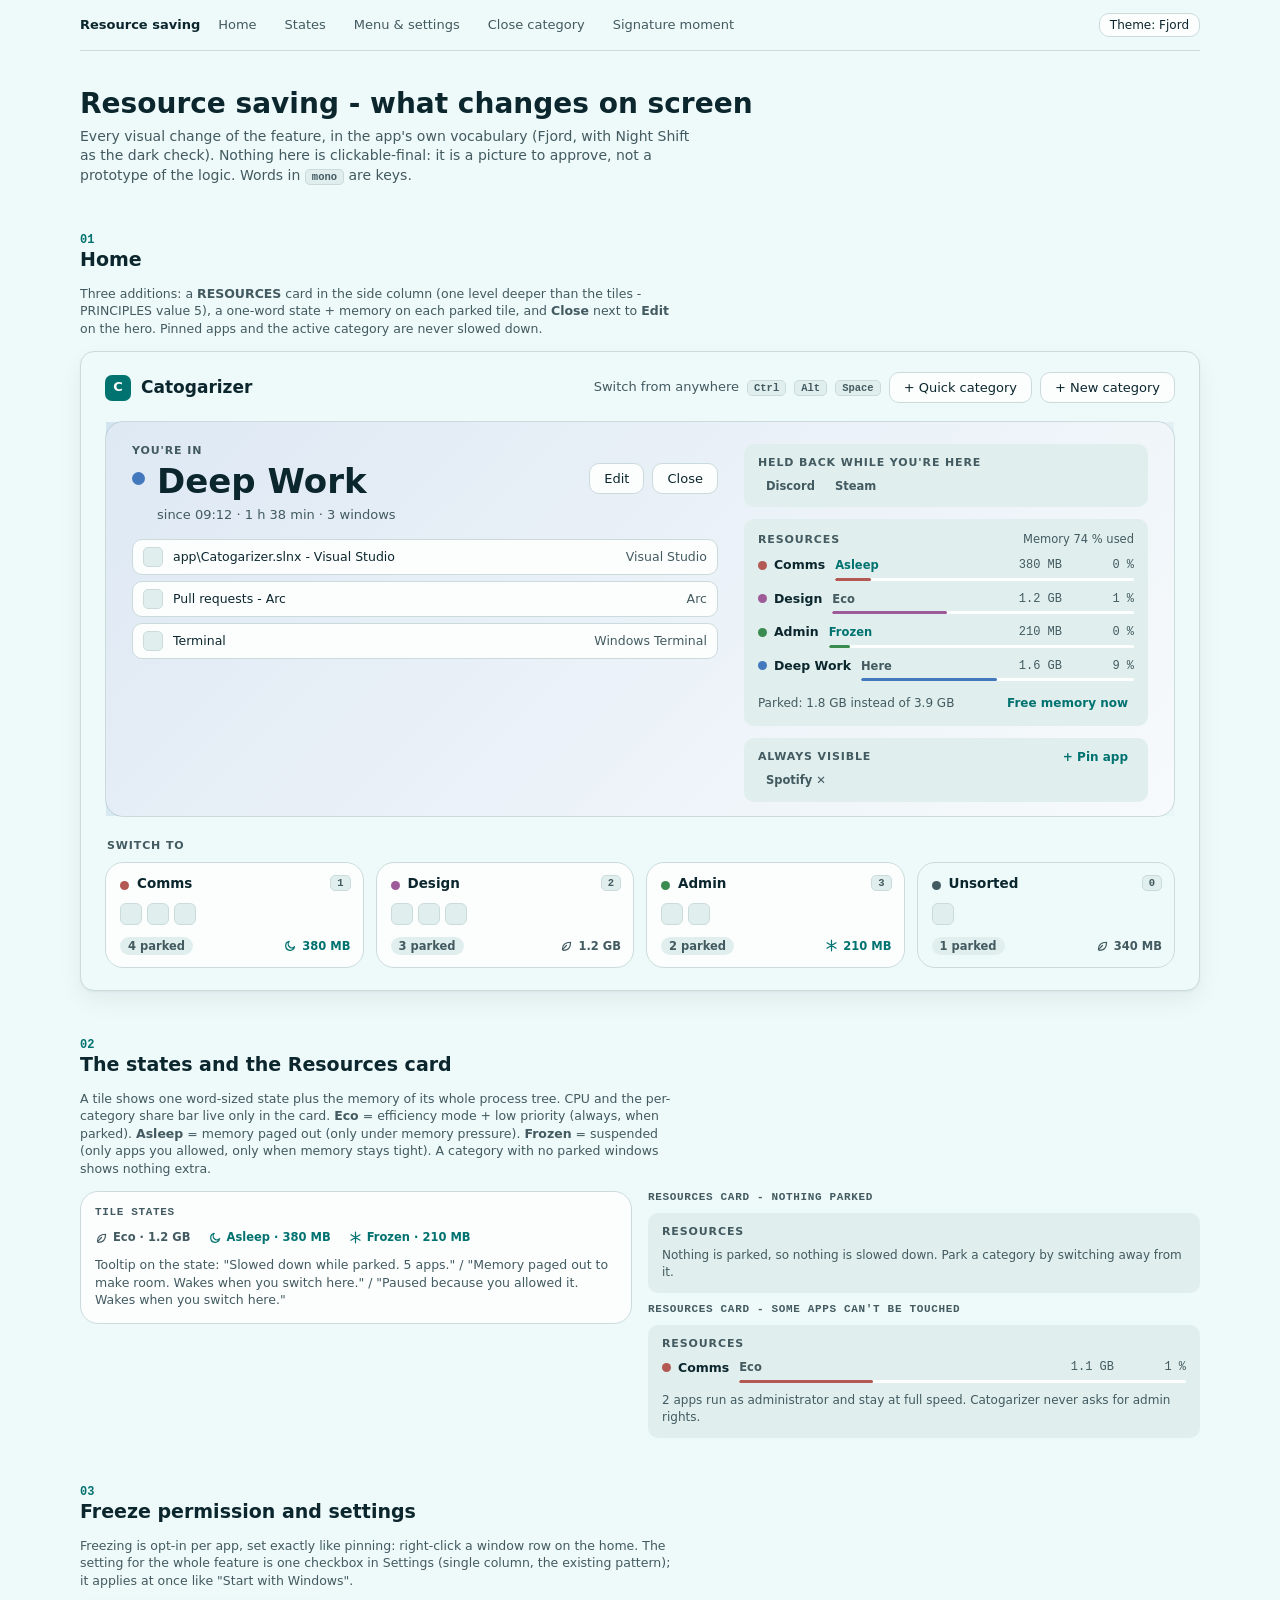
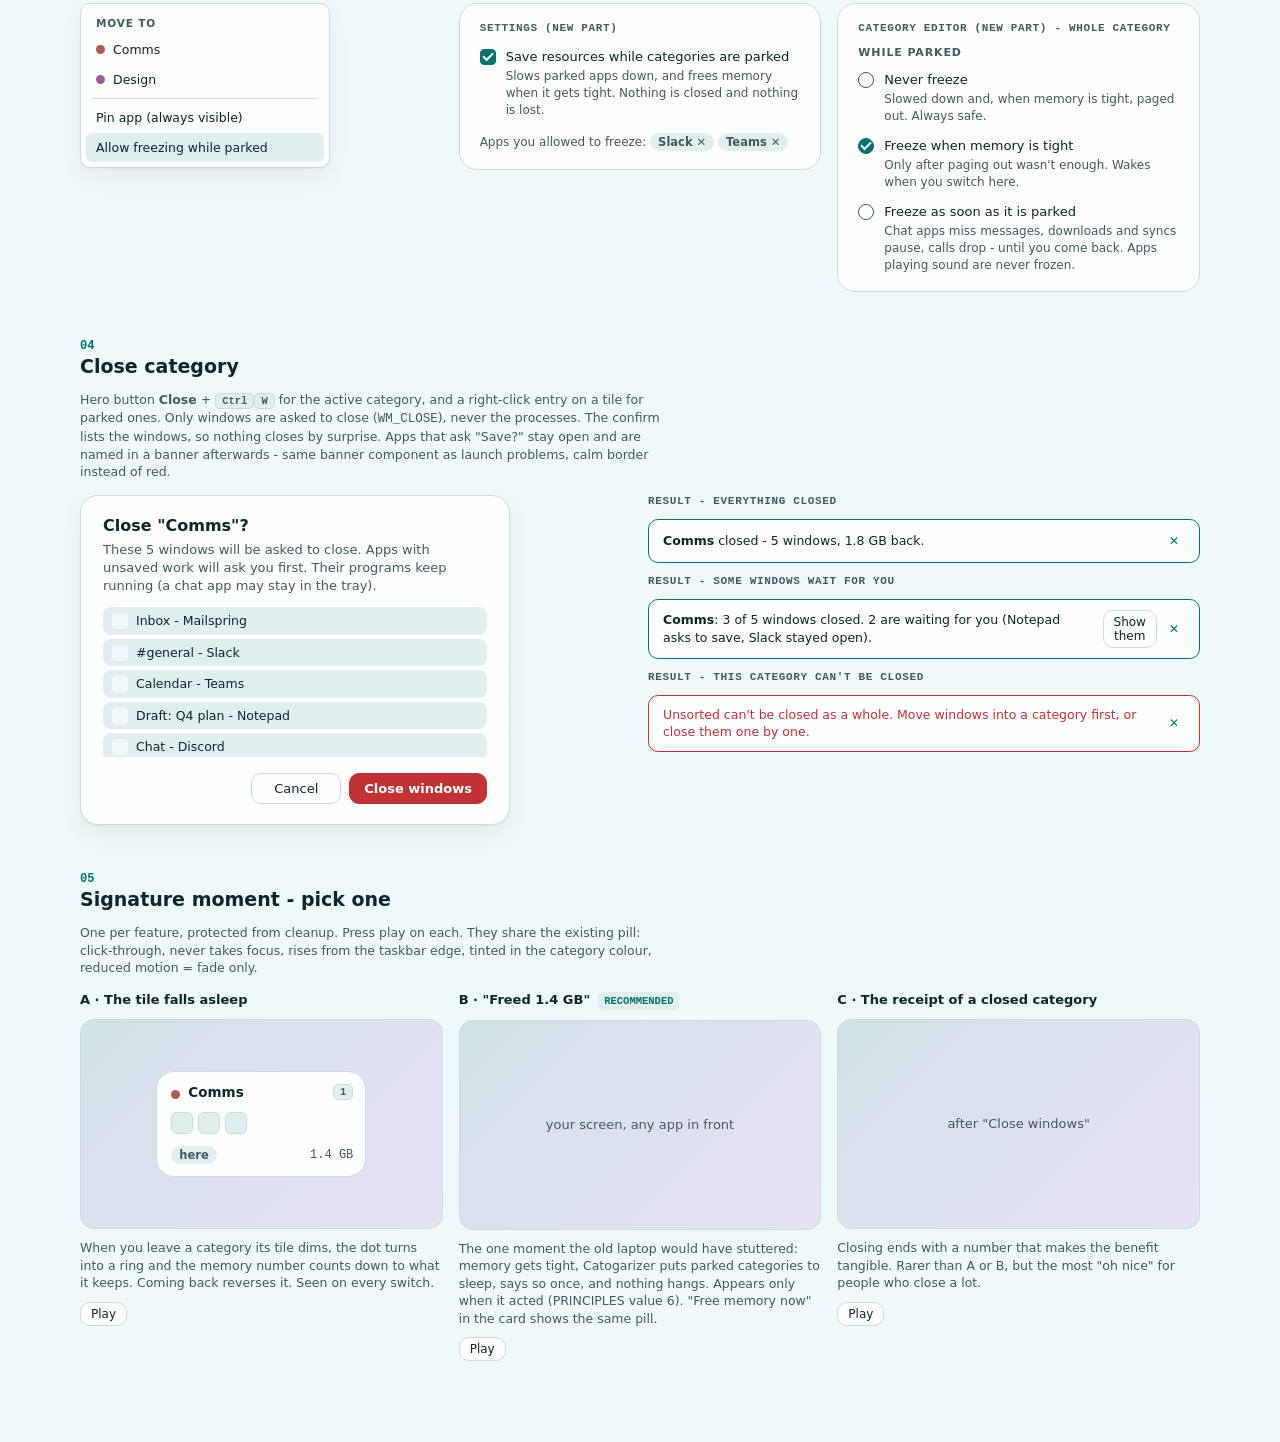
<file: app/design/resource-saving-preview.html>
<!doctype html>
<html lang="en">
<head>
<meta charset="utf-8">
<meta name="viewport" content="width=device-width,initial-scale=1">
<title>Catogarizer Resource Saving Preview</title>
<meta name="description" content="Preview of every visual change in the resource-saving feature: tile states, Resources card, freeze menu entry, settings, close category, signature moment candidates.">
<style>
/* Tokens copied from ThemeCatalog (Fjord = default, Night Shift = dark check). */
:root{
  --bg:oklch(97.4% .011 195); --surface:oklch(99.6% .003 195); --surface-2:oklch(94% .016 195);
  --ink:oklch(25% .035 220); --muted:oklch(45% .03 215); --border:oklch(88% .018 200);
  --accent:oklch(49% .1 192); --accent-ink:oklch(99% 0 0); --danger:oklch(54% .18 25);
  --card:18px; --ctl:10px; --cat-l:57%; --cat-c:.12;
  --shadow:0 1px 2px oklch(25% .035 220/.05),0 10px 24px oklch(25% .035 220/.06);
  --ui:'Segoe UI Variable Text','Segoe UI',system-ui,sans-serif;
  --mono:'Cascadia Mono',Consolas,ui-monospace,monospace;
}
:root[data-theme="dark"]{
  color-scheme:dark;
  --bg:oklch(19% .014 55); --surface:oklch(23% .016 55); --surface-2:oklch(27.5% .018 55);
  --ink:oklch(93% .01 55); --muted:oklch(74% .02 55); --border:oklch(33% .02 55);
  --accent:oklch(76% .14 68); --accent-ink:oklch(18% .02 65); --danger:oklch(68% .18 25);
  --card:12px; --ctl:8px; --cat-l:72%; --cat-c:.12;
  --shadow:0 1px 2px #0006,0 10px 24px #0005;
}
*{box-sizing:border-box}
body{margin:0;background:var(--bg);color:var(--ink);font:13px/1.4 var(--ui);padding:0 20px 80px}
.page{max-width:1120px;margin:0 auto}
h1{font:600 28px/1.2 var(--ui);margin:36px 0 6px}
h2{font:600 19px/1.2 var(--ui);margin:0}
p{margin:0}
.muted{color:var(--muted)}
.lead{max-width:70ch;color:var(--muted);font-size:14px}
.bar{position:sticky;top:0;z-index:10;display:flex;gap:8px;align-items:center;padding:10px 0;background:color-mix(in srgb,var(--bg) 92%,transparent);backdrop-filter:blur(8px);border-bottom:1px solid var(--border)}
.bar a{color:var(--muted);text-decoration:none;font-size:13px;padding:6px 10px;border-radius:8px}
.bar a:hover{background:var(--surface-2);color:var(--ink)}
.bar .sp{flex:1}
section{margin-top:44px;scroll-margin-top:60px;display:grid;gap:14px}
.num{font:600 12px var(--mono);color:var(--accent)}
.note{font-size:12.5px;color:var(--muted);max-width:75ch}
.cap{font:600 11px var(--mono);letter-spacing:.06em;text-transform:uppercase;color:var(--muted)}

/* ---- app vocabulary ---- */
.label{font:600 11px var(--ui);letter-spacing:.08em;text-transform:uppercase;color:var(--muted)}
.win{background:var(--bg);border:1px solid var(--border);border-radius:14px;padding:20px 24px 22px;box-shadow:var(--shadow);overflow:hidden}
.card{background:var(--surface);border:1px solid var(--border);border-radius:var(--card)}
.box{background:var(--surface-2);border-radius:var(--ctl);padding:12px 14px;margin-bottom:12px}
.btn{font:500 13px var(--ui);color:var(--ink);background:var(--surface);border:1px solid var(--border);border-radius:var(--ctl);padding:7px 14px;cursor:pointer;transition:background .15s,border-color .15s}
.btn:hover{background:var(--surface-2)}
.btn.primary{background:var(--accent);border-color:var(--accent);color:var(--accent-ink);font-weight:600}
.btn.danger{background:var(--danger);border-color:var(--danger);color:#fff;font-weight:600}
.btn.small{padding:4px 10px;font-size:12px}
.link{color:var(--accent);font:600 12px var(--ui);background:none;border:0;padding:4px 6px;cursor:pointer;border-radius:6px}
.link:hover{background:var(--surface-2)}
.dot{width:9px;height:9px;border-radius:50%;display:inline-block;flex:none;background:oklch(var(--cat-l) var(--cat-c) var(--h))}
.dot.lg{width:13px;height:13px}
.key{font:600 10.5px var(--mono);color:var(--muted);background:var(--surface-2);border:1px solid var(--border);border-radius:5px;padding:1px 6px}
.chip{display:inline-flex;align-items:center;gap:6px;background:var(--surface-2);color:var(--muted);font:600 11.5px var(--ui);border-radius:10px;padding:2px 8px}
.tile{display:block;width:100%;text-align:left;font:inherit;color:inherit;background:var(--surface);border:1px solid var(--border);border-radius:var(--card);padding:12px 12px 12px 14px;cursor:pointer;transition:transform .12s,border-color .12s,opacity .4s}
.tile:hover{transform:translateY(-2px);border-color:oklch(var(--cat-l) var(--cat-c) var(--h))}
.tile .top{display:flex;gap:8px;align-items:flex-start}
.tile .name{flex:1;font:600 13.5px var(--ui)}
.tile .ico{display:flex;gap:5px;margin:12px 0}
.tile .ico i{width:22px;height:22px;border-radius:6px;background:var(--surface-2);border:1px solid var(--border);display:block}
.tile .foot{display:flex;align-items:center;justify-content:space-between;gap:8px}
.tile.unsorted{background:transparent}
.state{display:inline-flex;align-items:center;gap:5px;font:600 11.5px var(--ui);color:var(--muted)}
.state svg{width:13px;height:13px;stroke:currentColor;fill:none;stroke-width:1.5;stroke-linecap:round;stroke-linejoin:round}
.state.asleep,.state.frozen{color:var(--accent)}
.shelf{display:grid;grid-template-columns:repeat(4,1fr);gap:12px}
.hero{display:grid;grid-template-columns:1.45fr 1fr;gap:26px;padding:22px 26px 14px;background:linear-gradient(135deg,oklch(var(--cat-l) var(--cat-c) var(--h)/.16),oklch(var(--cat-l) var(--cat-c) var(--h)/.03))}
.hero h3{font:600 34px/1.1 var(--ui);margin:6px 0 0}
.wrow{display:flex;gap:10px;align-items:center;background:var(--surface);border:1px solid var(--border);border-radius:var(--ctl);padding:7px 10px;margin-bottom:6px;font-size:12.5px}
.wrow i{width:20px;height:20px;border-radius:5px;background:var(--surface-2);border:1px solid var(--border)}
.wrow span:last-child{margin-left:auto}
/* resources card */
.res{display:grid;gap:9px}
.rrow{display:grid;grid-template-columns:auto 1fr auto auto;gap:4px 10px;align-items:center;font-size:12.5px}
.rrow .nm{font-weight:600;display:flex;align-items:center;gap:7px;min-width:0}
.rrow .num2{font:500 12px var(--mono);color:var(--muted);text-align:right;min-width:62px}
.rrow .share{grid-column:2/-1;height:3px;background:var(--surface);border-radius:2px;overflow:hidden}
.rrow .share b{display:block;height:100%;background:oklch(var(--cat-l) var(--cat-c) var(--h));border-radius:2px}
.rfoot{display:flex;align-items:center;justify-content:space-between;gap:8px;margin-top:2px;font-size:12px;color:var(--muted)}
.grid2{display:grid;grid-template-columns:repeat(auto-fit,minmax(300px,1fr));gap:16px;align-items:start}
.menu{background:var(--surface);border:1px solid var(--border);border-radius:var(--ctl);box-shadow:var(--shadow);padding:5px;width:250px}
.menu div{padding:6px 10px;border-radius:6px;font-size:12.5px;display:flex;gap:8px;align-items:center}
.menu .hd{font:600 10.5px var(--ui);letter-spacing:.08em;color:var(--muted);padding-top:8px}
.menu .sep{height:1px;padding:0;margin:4px 6px;background:var(--border)}
.menu .it:hover{background:var(--surface-2)}
.menu .hint{margin-left:auto;color:var(--muted);font-size:11px}
.dlg{background:var(--surface);border:1px solid var(--border);border-radius:var(--card);box-shadow:var(--shadow);padding:20px 22px;max-width:430px}
.dlg h4{margin:0 0 6px;font:600 16px var(--ui)}
.dlg ul{list-style:none;margin:12px 0 0;padding:0;display:grid;gap:4px;max-height:150px;overflow:auto}
.dlg li{display:flex;gap:8px;align-items:center;font-size:12.5px;background:var(--surface-2);border-radius:8px;padding:5px 9px}
.dlg .acts{display:flex;justify-content:flex-end;gap:8px;margin-top:16px}
.dlg .acts .btn{min-width:90px}
.banner{display:flex;gap:12px;align-items:center;padding:10px 14px;border-radius:var(--ctl);background:var(--surface);border:1px solid var(--danger);color:var(--danger);font-size:12.5px}
.banner.calm{border-color:var(--accent);color:var(--ink)}
.banner .x{margin-left:auto;display:flex;gap:6px;align-items:center}
.check{display:flex;gap:10px;align-items:flex-start;font-size:13px}
.check i{width:16px;height:16px;border-radius:4px;border:1.5px solid var(--muted);flex:none;margin-top:1px;display:grid;place-items:center}
.check i.on{background:var(--accent);border-color:var(--accent)}
.check i.on::after{content:"";width:8px;height:4px;border-left:2px solid var(--accent-ink);border-bottom:2px solid var(--accent-ink);transform:rotate(-45deg) translate(1px,-1px)}
.check small{display:block;color:var(--muted);font-size:12px;margin-top:2px;max-width:48ch}
/* demos */
.demo{position:relative;min-height:170px;display:grid;place-items:center;background:linear-gradient(135deg,oklch(90% .02 220),oklch(92% .03 300));border:1px solid var(--border);border-radius:14px;overflow:hidden;padding:16px}
:root[data-theme="dark"] .demo{background:linear-gradient(135deg,oklch(26% .02 240),oklch(28% .03 300))}
.pill{position:absolute;left:50%;bottom:22px;transform:translate(-50%,14px);opacity:0;display:flex;align-items:center;gap:9px;background:var(--surface);border:1px solid var(--border);border-radius:21px;padding:9px 20px 10px 16px;font:600 14px var(--ui);box-shadow:0 7px 26px #0003;white-space:nowrap;overflow:hidden}
.pill::before{content:"";position:absolute;inset:0;background:oklch(var(--cat-l) var(--cat-c) var(--h)/.16)}
.pill>*{position:relative}
.pill.play{animation:rise 2.6s cubic-bezier(.2,.9,.3,1.2) forwards}
@keyframes rise{0%{opacity:0;transform:translate(-50%,14px)}14%{opacity:1;transform:translate(-50%,0)}80%{opacity:1;transform:translate(-50%,0)}100%{opacity:0;transform:translate(-50%,0)}}
.pill .sub{font-weight:500;color:var(--muted);font-size:13px}
.sig{display:grid;gap:10px;align-content:start}
.sig .demo{min-height:210px}
.mini{width:210px}
.mini .dot{transition:background .5s,box-shadow .5s}
.mini.sleep{opacity:.62}
.mini.sleep .dot{background:transparent;box-shadow:inset 0 0 0 2px oklch(var(--cat-l) var(--cat-c) var(--h))}
.tick{font:500 12px var(--mono)}
.rec{font:600 10.5px var(--mono);color:var(--accent);background:var(--surface-2);border-radius:5px;padding:3px 6px;margin-left:8px}
@media (prefers-reduced-motion:reduce){.pill.play{animation:fade 2.6s forwards}.tile{transition:none}}
@keyframes fade{0%,100%{opacity:0}15%,80%{opacity:1}}
@media (max-width:760px){.shelf{grid-template-columns:repeat(2,1fr)}.hero{grid-template-columns:1fr}}
</style>
</head>
<body>
<div class="page">
<div class="bar">
  <strong>Resource saving</strong>
  <a href="#home">Home</a><a href="#states">States</a><a href="#menu">Menu &amp; settings</a><a href="#close">Close category</a><a href="#moment">Signature moment</a>
  <span class="sp"></span>
  <button class="btn small" id="theme">Theme: Fjord</button>
</div>

<h1>Resource saving - what changes on screen</h1>
<p class="lead">Every visual change of the feature, in the app's own vocabulary (Fjord, with Night Shift as the dark check). Nothing here is clickable-final: it is a picture to approve, not a prototype of the logic. Words in <span class="key">mono</span> are keys.</p>

<section id="home">
  <div><span class="num">01</span> <h2>Home</h2></div>
  <p class="note">Three additions: a <b>RESOURCES</b> card in the side column (one level deeper than the tiles - PRINCIPLES value 5), a one-word state + memory on each parked tile, and <b>Close</b> next to <b>Edit</b> on the hero. Pinned apps and the active category are never slowed down.</p>
  <div class="win">
    <div style="display:flex;justify-content:space-between;align-items:center;margin-bottom:18px">
      <div style="display:flex;gap:10px;align-items:center"><div style="width:26px;height:26px;border-radius:7px;background:var(--accent);color:var(--accent-ink);display:grid;place-items:center;font-weight:700">C</div><strong style="font-size:17px">Catogarizer</strong></div>
      <div style="display:flex;gap:8px;align-items:center"><span class="muted">Switch from anywhere</span><span class="key">Ctrl</span><span class="key">Alt</span><span class="key">Space</span><button class="btn">+ Quick category</button><button class="btn">+ New category</button></div>
    </div>
    <div class="card" style="--h:255">
      <div class="hero">
        <div>
          <div class="label">You're in</div>
          <div style="display:flex;align-items:center;gap:12px"><span class="dot lg"></span><h3>Deep Work</h3>
            <span style="margin-left:auto;display:flex;gap:8px"><button class="btn">Edit</button><button class="btn" title="Close this category and its windows - Ctrl+W">Close</button></span></div>
          <p class="muted" style="margin:6px 0 14px 25px">since 09:12 · 1 h 38 min · 3 windows</p>
          <div class="wrow"><i></i><span>app\Catogarizer.slnx - Visual Studio</span><span class="muted">Visual Studio</span></div>
          <div class="wrow"><i></i><span>Pull requests - Arc</span><span class="muted">Arc</span></div>
          <div class="wrow"><i></i><span>Terminal</span><span class="muted">Windows Terminal</span></div>
        </div>
        <div>
          <div class="box"><div class="label" style="margin-bottom:8px">Held back while you're here</div><span class="chip">Discord</span> <span class="chip">Steam</span></div>
          <div class="box res" id="resCard">
            <div style="display:flex;justify-content:space-between;align-items:center"><span class="label">Resources</span><span class="muted" style="font-size:11.5px">Memory 74 % used</span></div>
            <div class="rrow" style="--h:25"><span class="nm"><span class="dot"></span>Comms</span><span class="state asleep" style="justify-self:start">Asleep</span><span class="num2">380 MB</span><span class="num2">0 %</span><div class="share"><b style="width:12%"></b></div></div>
            <div class="rrow" style="--h:330"><span class="nm"><span class="dot"></span>Design</span><span class="state" style="justify-self:start">Eco</span><span class="num2">1.2 GB</span><span class="num2">1 %</span><div class="share"><b style="width:38%"></b></div></div>
            <div class="rrow" style="--h:150"><span class="nm"><span class="dot"></span>Admin</span><span class="state frozen" style="justify-self:start">Frozen</span><span class="num2">210 MB</span><span class="num2">0 %</span><div class="share"><b style="width:7%"></b></div></div>
            <div class="rrow" style="--h:255"><span class="nm"><span class="dot"></span>Deep Work</span><span class="state" style="justify-self:start;color:var(--muted)">Here</span><span class="num2">1.6 GB</span><span class="num2">9 %</span><div class="share"><b style="width:50%"></b></div></div>
            <div class="rfoot"><span>Parked: 1.8 GB instead of 3.9 GB</span><button class="link">Free memory now</button></div>
          </div>
          <div class="box" style="margin:0"><div class="label" style="margin-bottom:8px">Always visible <button class="link" style="float:right;margin-top:-4px">+ Pin app</button></div><span class="chip">Spotify ✕</span></div>
        </div>
      </div>
    </div>
    <div class="label" style="margin:22px 2px 10px">Switch to</div>
    <div class="shelf">
      <button class="tile" style="--h:25"><div class="top"><span class="dot" style="margin-top:6px"></span><span class="name">Comms</span><span class="key">1</span></div><div class="ico"><i></i><i></i><i></i></div><div class="foot"><span class="chip">4 parked</span><span class="state asleep"><svg viewBox="0 0 16 16"><path d="M13 9.5A5.5 5.5 0 1 1 6.5 3a4.5 4.5 0 0 0 6.5 6.5z"/></svg>380 MB</span></div></button>
      <button class="tile" style="--h:330"><div class="top"><span class="dot" style="margin-top:6px"></span><span class="name">Design</span><span class="key">2</span></div><div class="ico"><i></i><i></i><i></i></div><div class="foot"><span class="chip">3 parked</span><span class="state"><svg viewBox="0 0 16 16"><path d="M3 13c0-6 4-9 10-9 0 6-3 10-9 10M3 13l5-5"/></svg>1.2 GB</span></div></button>
      <button class="tile" style="--h:150"><div class="top"><span class="dot" style="margin-top:6px"></span><span class="name">Admin</span><span class="key">3</span></div><div class="ico"><i></i><i></i></div><div class="foot"><span class="chip">2 parked</span><span class="state frozen"><svg viewBox="0 0 16 16"><path d="M8 1.5v13M2.4 4.7l11.2 6.6M2.4 11.3l11.2-6.6"/></svg>210 MB</span></div></button>
      <button class="tile unsorted" style="--h:0"><div class="top"><span class="dot" style="margin-top:6px;background:var(--muted)"></span><span class="name">Unsorted</span><span class="key">0</span></div><div class="ico"><i></i></div><div class="foot"><span class="chip">1 parked</span><span class="state"><svg viewBox="0 0 16 16"><path d="M3 13c0-6 4-9 10-9 0 6-3 10-9 10M3 13l5-5"/></svg>340 MB</span></div></button>
    </div>
  </div>
</section>

<section id="states">
  <div><span class="num">02</span> <h2>The states and the Resources card</h2></div>
  <p class="note">A tile shows one word-sized state plus the memory of its whole process tree. CPU and the per-category share bar live only in the card. <b>Eco</b> = efficiency mode + low priority (always, when parked). <b>Asleep</b> = memory paged out (only under memory pressure). <b>Frozen</b> = suspended (only apps you allowed, only when memory stays tight). A category with no parked windows shows nothing extra.</p>
  <div class="grid2">
    <div class="card" style="padding:14px;display:grid;gap:12px;--h:25">
      <span class="cap">Tile states</span>
      <div style="display:flex;gap:18px;flex-wrap:wrap;align-items:center">
        <span class="state"><svg viewBox="0 0 16 16"><path d="M3 13c0-6 4-9 10-9 0 6-3 10-9 10M3 13l5-5"/></svg>Eco · 1.2 GB</span>
        <span class="state asleep"><svg viewBox="0 0 16 16"><path d="M13 9.5A5.5 5.5 0 1 1 6.5 3a4.5 4.5 0 0 0 6.5 6.5z"/></svg>Asleep · 380 MB</span>
        <span class="state frozen"><svg viewBox="0 0 16 16"><path d="M8 1.5v13M2.4 4.7l11.2 6.6M2.4 11.3l11.2-6.6"/></svg>Frozen · 210 MB</span>
      </div>
      <p class="note">Tooltip on the state: "Slowed down while parked. 5 apps." / "Memory paged out to make room. Wakes when you switch here." / "Paused because you allowed it. Wakes when you switch here."</p>
    </div>
    <div style="display:grid;gap:10px">
      <span class="cap">Resources card - nothing parked</span>
      <div class="box res" style="margin:0"><div class="label">Resources</div><p class="muted" style="font-size:12px">Nothing is parked, so nothing is slowed down. Park a category by switching away from it.</p></div>
      <span class="cap">Resources card - some apps can't be touched</span>
      <div class="box res" style="margin:0"><div class="label">Resources</div><div class="rrow" style="--h:25"><span class="nm"><span class="dot"></span>Comms</span><span class="state" style="justify-self:start">Eco</span><span class="num2">1.1 GB</span><span class="num2">1 %</span><div class="share"><b style="width:30%"></b></div></div><p class="muted" style="font-size:12px">2 apps run as administrator and stay at full speed. Catogarizer never asks for admin rights.</p></div>
    </div>
  </div>
</section>

<section id="menu">
  <div><span class="num">03</span> <h2>Freeze permission and settings</h2></div>
  <p class="note">Freezing is opt-in per app, set exactly like pinning: right-click a window row on the home. The setting for the whole feature is one checkbox in Settings (single column, the existing pattern); it applies at once like "Start with Windows".</p>
  <div class="grid2">
    <div class="menu">
      <div class="hd">MOVE TO</div>
      <div class="it"><span class="dot" style="--h:25"></span>Comms</div><div class="it"><span class="dot" style="--h:330"></span>Design</div>
      <div class="sep"></div>
      <div class="it">Pin app (always visible)</div>
      <div class="it" style="background:var(--surface-2)">Allow freezing while parked</div>
    </div>
    <div class="card" style="padding:18px 20px;display:grid;gap:14px;max-width:460px">
      <span class="cap">Settings (new part)</span>
      <label class="check"><i class="on"></i><span>Save resources while categories are parked<small>Slows parked apps down, and frees memory when it gets tight. Nothing is closed and nothing is lost.</small></span></label>
      <p class="muted" style="font-size:12px">Apps you allowed to freeze: <span class="chip">Slack ✕</span> <span class="chip">Teams ✕</span></p>
    </div>
    <div class="card" style="padding:18px 20px;display:grid;gap:12px;max-width:460px">
      <span class="cap">Category editor (new part) - whole category</span>
      <div class="label">While parked</div>
      <label class="check"><i style="border-radius:50%"></i><span>Never freeze<small>Slowed down and, when memory is tight, paged out. Always safe.</small></span></label>
      <label class="check"><i class="on" style="border-radius:50%"></i><span>Freeze when memory is tight<small>Only after paging out wasn't enough. Wakes when you switch here.</small></span></label>
      <label class="check"><i style="border-radius:50%"></i><span>Freeze as soon as it is parked<small>Chat apps miss messages, downloads and syncs pause, calls drop - until you come back. Apps playing sound are never frozen.</small></span></label>
    </div>
  </div>
</section>

<section id="close">
  <div><span class="num">04</span> <h2>Close category</h2></div>
  <p class="note">Hero button <b>Close</b> + <span class="key">Ctrl</span><span class="key">W</span> for the active category, and a right-click entry on a tile for parked ones. Only windows are asked to close (<code>WM_CLOSE</code>), never the processes. The confirm lists the windows, so nothing closes by surprise. Apps that ask "Save?" stay open and are named in a banner afterwards - same banner component as launch problems, calm border instead of red.</p>
  <div class="grid2">
    <div class="dlg">
      <h4>Close "Comms"?</h4>
      <p class="muted">These 5 windows will be asked to close. Apps with unsaved work will ask you first. Their programs keep running (a chat app may stay in the tray).</p>
      <ul><li><i style="width:16px;height:16px;border-radius:4px;background:var(--bg);display:block"></i>Inbox - Mailspring</li><li><i style="width:16px;height:16px;border-radius:4px;background:var(--bg);display:block"></i>#general - Slack</li><li><i style="width:16px;height:16px;border-radius:4px;background:var(--bg);display:block"></i>Calendar - Teams</li><li><i style="width:16px;height:16px;border-radius:4px;background:var(--bg);display:block"></i>Draft: Q4 plan - Notepad</li><li><i style="width:16px;height:16px;border-radius:4px;background:var(--bg);display:block"></i>Chat - Discord</li></ul>
      <div class="acts"><button class="btn">Cancel</button><button class="btn danger">Close windows</button></div>
    </div>
    <div style="display:grid;gap:12px">
      <span class="cap">Result - everything closed</span>
      <div class="banner calm"><span><b>Comms</b> closed - 5 windows, 1.8 GB back.</span><span class="x"><button class="link">✕</button></span></div>
      <span class="cap">Result - some windows wait for you</span>
      <div class="banner calm"><span><b>Comms</b>: 3 of 5 windows closed. 2 are waiting for you (Notepad asks to save, Slack stayed open).</span><span class="x"><button class="btn small">Show them</button><button class="link">✕</button></span></div>
      <span class="cap">Result - this category can't be closed</span>
      <div class="banner"><span>Unsorted can't be closed as a whole. Move windows into a category first, or close them one by one.</span><span class="x"><button class="link">✕</button></span></div>
    </div>
  </div>
</section>

<section id="moment">
  <div><span class="num">05</span> <h2>Signature moment - pick one</h2></div>
  <p class="note">One per feature, protected from cleanup. Press play on each. They share the existing pill: click-through, never takes focus, rises from the taskbar edge, tinted in the category colour, reduced motion = fade only.</p>
  <div class="grid2">
    <div class="sig">
      <div style="display:flex;align-items:baseline"><b>A · The tile falls asleep</b></div>
      <div class="demo" style="--h:25"><button class="tile mini" id="miniA"><div class="top"><span class="dot" style="margin-top:6px"></span><span class="name">Comms</span><span class="key">1</span></div><div class="ico"><i></i><i></i><i></i></div><div class="foot"><span class="chip" id="aChip">here</span><span class="state"><span class="tick" id="aTick">1.4 GB</span></span></div></button></div>
      <p class="note">When you leave a category its tile dims, the dot turns into a ring and the memory number counts down to what it keeps. Coming back reverses it. Seen on every switch.</p>
      <button class="btn small" id="playA" style="justify-self:start">Play</button>
    </div>
    <div class="sig">
      <div style="display:flex;align-items:baseline"><b>B · "Freed 1.4 GB"</b><span class="rec">RECOMMENDED</span></div>
      <div class="demo" style="--h:25"><span class="muted">your screen, any app in front</span><div class="pill" id="pillB"><span class="dot"></span>Freed 1.4 GB <span class="sub">· Comms, Design asleep</span></div></div>
      <p class="note">The one moment the old laptop would have stuttered: memory gets tight, Catogarizer puts parked categories to sleep, says so once, and nothing hangs. Appears only when it acted (PRINCIPLES value 6). "Free memory now" in the card shows the same pill.</p>
      <button class="btn small" id="playB" style="justify-self:start">Play</button>
    </div>
    <div class="sig">
      <div style="display:flex;align-items:baseline"><b>C · The receipt of a closed category</b></div>
      <div class="demo" style="--h:330"><span class="muted">after "Close windows"</span><div class="pill" id="pillC"><span class="dot"></span>Design closed <span class="sub">· 5 windows · 1.8 GB back</span></div></div>
      <p class="note">Closing ends with a number that makes the benefit tangible. Rarer than A or B, but the most "oh nice" for people who close a lot.</p>
      <button class="btn small" id="playC" style="justify-self:start">Play</button>
    </div>
  </div>
</section>
</div>
<script>
const root=document.documentElement,tb=document.getElementById('theme');
tb.onclick=()=>{const d=root.dataset.theme==='dark';root.dataset.theme=d?'light':'dark';tb.textContent='Theme: '+(d?'Fjord':'Night Shift')};
function pill(id,btn){document.getElementById(btn).onclick=()=>{const p=document.getElementById(id);p.classList.remove('play');void p.offsetWidth;p.classList.add('play')}}
pill('pillB','playB');pill('pillC','playC');
let sleeping=false;
document.getElementById('playA').onclick=()=>{
  sleeping=!sleeping;const m=document.getElementById('miniA'),t=document.getElementById('aTick'),c=document.getElementById('aChip');
  m.classList.toggle('sleep',sleeping);c.textContent=sleeping?'4 parked':'here';
  const from=sleeping?1400:380,to=sleeping?380:1400,start=performance.now(),dur=900;
  (function f(n){const k=Math.min(1,(n-start)/dur),e=1-Math.pow(1-k,3),v=Math.round(from+(to-from)*e);t.textContent=v>=1000?(v/1000).toFixed(1)+' GB':v+' MB';if(k<1)requestAnimationFrame(f)})(start);
};
</script>
</body>
</html>
</file>
<file: website/style.css>
/* Catogarizer website - uses the app's default "Fjord" theme.
   Values are copied from app/src/Catogarizer.Core/Theming/ThemeCatalog.cs. */

:root {
  --bg: oklch(97.4% 0.011 195);
  --surface: oklch(99.6% 0.003 195);
  --surface-2: oklch(94% 0.016 195);
  --ink: oklch(25% 0.035 220);
  --muted: oklch(45% 0.03 215);
  --border: oklch(88% 0.018 200);
  --accent: oklch(49% 0.1 192);
  --accent-ink: oklch(99% 0 0);
  --shadow: 0 1px 2px oklch(25% 0.035 220 / 0.05), 0 10px 24px oklch(25% 0.035 220 / 0.07);
  --radius: 18px;
  --radius-sm: 10px;

  /* category colors: same lightness/chroma as the app, hue from its palette */
  --cat-l: 57%;
  --cat-c: 0.12;
  --font: "Segoe UI Variable Text", "Segoe UI", system-ui, -apple-system, sans-serif;
  --mono: ui-monospace, "Cascadia Mono", Consolas, monospace;
}

* { box-sizing: border-box; }
html { scroll-behavior: smooth; }
body {
  margin: 0;
  background: var(--bg);
  color: var(--ink);
  font: 16px/1.65 var(--font);
  -webkit-font-smoothing: antialiased;
}
h1, h2, h3, p, ul { margin: 0; }
h1, h2, h3 { line-height: 1.15; text-wrap: balance; letter-spacing: -0.02em; }
a { color: var(--accent); }
:focus-visible { outline: 2px solid var(--accent); outline-offset: 3px; border-radius: 6px; }
.wrap { width: min(1080px, 100% - 40px); margin-inline: auto; }
.muted { color: var(--muted); }
kbd {
  font: 600 0.85em var(--mono);
  padding: 2px 7px;
  border: 1px solid var(--border);
  border-bottom-width: 2px;
  border-radius: 6px;
  background: var(--surface);
  white-space: nowrap;
}

/* ---------- header ---------- */
.site-header {
  position: sticky; top: 0; z-index: 10;
  background: color-mix(in srgb, var(--bg) 88%, transparent);
  backdrop-filter: blur(10px);
  border-bottom: 1px solid var(--border);
}
.site-header .wrap { display: flex; align-items: center; justify-content: space-between; height: 62px; gap: 16px; }
.brand { display: flex; align-items: center; gap: 10px; font-weight: 700; color: var(--ink); text-decoration: none; letter-spacing: -0.01em; }
.brand img { width: 28px; height: 28px; }
.nav { display: flex; align-items: center; gap: 4px; }
.nav a { color: var(--muted); text-decoration: none; font-weight: 500; font-size: 15px; padding: 8px 12px; border-radius: 8px; }
.nav a:hover { background: var(--surface-2); color: var(--ink); }
.nav a.btn { color: var(--accent-ink); margin-left: 6px; }
.nav a.btn:hover { background: var(--accent); color: var(--accent-ink); filter: brightness(1.08); }

/* ---------- buttons ---------- */
.btn {
  display: inline-flex; align-items: center; justify-content: center; gap: 8px;
  background: var(--accent); color: var(--accent-ink);
  font: 600 15px/1 var(--font);
  padding: 13px 22px; border-radius: var(--radius-sm);
  border: 1px solid transparent; text-decoration: none; cursor: pointer;
  transition: filter 0.15s, transform 0.15s;
}
.btn:hover { filter: brightness(1.08); }
.btn:active { transform: translateY(1px); }
.btn.ghost { background: transparent; color: var(--ink); border-color: var(--border); }
.btn.ghost:hover { background: var(--surface-2); filter: none; }
.btn[aria-disabled="true"] { opacity: 0.55; cursor: not-allowed; }

/* ---------- hero ---------- */
.hero { padding: 72px 0 40px; display: grid; gap: 56px; }
.hero-copy { display: grid; gap: 22px; max-width: 700px; }
.eyebrow { font: 600 13px/1 var(--mono); letter-spacing: 0.08em; text-transform: uppercase; color: var(--accent); }
.hero h1 { font-size: clamp(38px, 6vw, 62px); letter-spacing: -0.03em; }
.lede { font-size: clamp(17px, 2vw, 20px); color: var(--muted); max-width: 58ch; }
.cta { display: flex; flex-wrap: wrap; gap: 12px; align-items: center; }
.cta-note { font-size: 14px; color: var(--muted); }

/* ---------- app mock (a stylised Catogarizer home, pure HTML/CSS) ---------- */
.mock {
  position: relative;
  background: var(--bg);
  border: 1px solid var(--border);
  border-radius: 14px;
  box-shadow: 0 2px 4px oklch(25% 0.035 220 / 0.06), 0 30px 60px oklch(25% 0.035 220 / 0.14);
  overflow: hidden;
}
.mock-bar { display: flex; align-items: center; gap: 8px; padding: 10px 14px; background: var(--surface); border-bottom: 1px solid var(--border); font-size: 13px; font-weight: 600; }
.mock-bar img { width: 16px; height: 16px; }
.mock-body { padding: 26px; display: grid; gap: 26px; }
.mock-active { display: grid; gap: 14px; }
.mock-label { font: 600 12px/1 var(--mono); letter-spacing: 0.06em; text-transform: uppercase; color: var(--muted); }
.mock-title { display: flex; align-items: center; gap: 12px; font-size: 26px; font-weight: 700; letter-spacing: -0.02em; }
.dot { --h: 260; width: 12px; height: 12px; border-radius: 50%; background: oklch(var(--cat-l) var(--cat-c) var(--h)); flex: none; }
.dot.lg { width: 14px; height: 14px; }
.mock-windows { display: grid; gap: 8px; max-width: 520px; }
.win {
  display: flex; align-items: center; gap: 12px;
  background: var(--surface); border: 1px solid var(--border);
  border-radius: var(--radius-sm); padding: 10px 14px; font-size: 14px;
}
.win .ico { width: 22px; height: 22px; border-radius: 6px; background: var(--surface-2); flex: none; display: grid; place-items: center; font-size: 12px; font-weight: 700; color: var(--muted); }
.win small { margin-left: auto; color: var(--muted); font-size: 12.5px; }
.shelf { display: grid; grid-template-columns: repeat(auto-fit, minmax(170px, 1fr)); gap: 12px; }
.tile {
  background: var(--surface); border: 1px solid var(--border);
  border-radius: var(--radius); padding: 16px 18px; display: grid; gap: 4px;
  box-shadow: var(--shadow);
}
.tile b { display: flex; align-items: center; gap: 10px; font-size: 16px; }
.tile small { color: var(--muted); font-size: 13px; }
.tile .num { margin-left: auto; font: 600 12px var(--mono); color: var(--muted); border: 1px solid var(--border); border-radius: 5px; padding: 2px 6px; }

.palette {
  position: absolute; right: 22px; bottom: 22px; width: min(320px, calc(100% - 44px));
  background: var(--surface); border: 1px solid var(--border);
  border-radius: 14px; box-shadow: 0 20px 50px oklch(25% 0.035 220 / 0.22);
  overflow: hidden;
}
.palette-input { padding: 12px 16px; border-bottom: 1px solid var(--border); font-size: 15px; color: var(--muted); display: flex; align-items: center; gap: 4px; }
.palette-input i { font-style: normal; width: 1.5px; height: 1.1em; background: var(--accent); animation: blink 1.1s steps(2) infinite; }
.palette-row { display: flex; align-items: center; gap: 10px; padding: 10px 16px; font-size: 14.5px; }
.palette-row.sel { background: var(--surface-2); font-weight: 600; }
.palette-row .num { margin-left: auto; font: 600 12px var(--mono); color: var(--muted); }
@keyframes blink { to { visibility: hidden; } }

/* ---------- sections ---------- */
section { padding: 84px 0 0; }
.section-head { display: grid; gap: 12px; margin-bottom: 36px; max-width: 640px; }
.section-head h2 { font-size: clamp(28px, 4vw, 40px); }
.section-head p { color: var(--muted); font-size: 18px; }

.steps { display: grid; grid-template-columns: repeat(auto-fit, minmax(240px, 1fr)); gap: 16px; counter-reset: step; list-style: none; padding: 0; }
.step {
  counter-increment: step;
  background: var(--surface); border: 1px solid var(--border);
  border-radius: var(--radius); padding: 24px; display: grid; gap: 10px; align-content: start;
  box-shadow: var(--shadow);
}
.step::before { content: counter(step); font: 700 14px/1 var(--mono); color: var(--accent); }
.step h3 { font-size: 20px; }
.step p { color: var(--muted); font-size: 15.5px; }

.features { display: grid; grid-template-columns: repeat(auto-fit, minmax(300px, 1fr)); gap: 16px; }
.feature { background: var(--surface-2); border-radius: var(--radius); padding: 24px; display: grid; gap: 8px; align-content: start; }
.feature h3 { font-size: 18px; }
.feature p { color: var(--muted); font-size: 15.5px; }

.compare { display: grid; grid-template-columns: repeat(auto-fit, minmax(280px, 1fr)); gap: 16px; }
.compare .card { background: var(--surface); border: 1px solid var(--border); border-radius: var(--radius); padding: 24px; display: grid; gap: 8px; align-content: start; }
.compare .card.us { border-color: var(--accent); box-shadow: 0 0 0 1px var(--accent), var(--shadow); }
.compare h3 { font-size: 18px; }
.compare p { color: var(--muted); font-size: 15.5px; }

/* download */
.download {
  background: var(--surface); border: 1px solid var(--border);
  border-radius: 24px; padding: clamp(28px, 5vw, 52px);
  display: grid; gap: 28px; box-shadow: var(--shadow);
}
.download h2 { font-size: clamp(28px, 4vw, 40px); }
.facts { display: flex; flex-wrap: wrap; gap: 8px 22px; font-size: 14.5px; color: var(--muted); }
.facts span::before { content: ""; display: inline-block; width: 6px; height: 6px; border-radius: 50%; background: var(--accent); margin-right: 8px; vertical-align: 2px; }
.notice {
  background: var(--surface-2); border-radius: var(--radius-sm);
  padding: 16px 18px; font-size: 15px; display: grid; gap: 6px;
}
.notice b { font-size: 15px; }

/* faq */
.faq { display: grid; gap: 10px; max-width: 760px; }
details { background: var(--surface); border: 1px solid var(--border); border-radius: 14px; }
summary { cursor: pointer; padding: 16px 20px; font-weight: 600; list-style: none; display: flex; justify-content: space-between; gap: 16px; }
summary::-webkit-details-marker { display: none; }
summary::after { content: "+"; color: var(--accent); font: 600 20px/1 var(--mono); }
details[open] summary::after { content: "\2212"; }
details p { padding: 0 20px 18px; color: var(--muted); font-size: 15.5px; }

footer { margin-top: 96px; border-top: 1px solid var(--border); padding: 28px 0 40px; color: var(--muted); font-size: 14px; }
footer .wrap { display: flex; flex-wrap: wrap; justify-content: space-between; gap: 12px; }

/* ---------- responsive / motion ---------- */
@media (max-width: 640px) {
  .nav a:not(.btn) { display: none; }
  .hero { padding-top: 44px; }
  .mock-body { padding: 18px; }
  .palette { position: static; margin: 0 18px 18px; width: auto; }
  .mock-title { font-size: 22px; }
}
@media (prefers-reduced-motion: reduce) {
  html { scroll-behavior: auto; }
  .palette-input i { animation: none; }
}
</file>
<file: website/public/style.css>
/* Catogarizer website - uses the app's default "Fjord" theme.
   Values are copied from app/src/Catogarizer.Core/Theming/ThemeCatalog.cs. */

:root {
  --bg: oklch(97.4% 0.011 195);
  --surface: oklch(99.6% 0.003 195);
  --surface-2: oklch(94% 0.016 195);
  --ink: oklch(25% 0.035 220);
  --muted: oklch(45% 0.03 215);
  --border: oklch(88% 0.018 200);
  --accent: oklch(49% 0.1 192);
  --accent-ink: oklch(99% 0 0);
  --shadow: 0 1px 2px oklch(25% 0.035 220 / 0.05), 0 10px 24px oklch(25% 0.035 220 / 0.07);
  --radius: 18px;
  --radius-sm: 10px;

  /* category colors: same lightness/chroma as the app, hue from its palette */
  --cat-l: 57%;
  --cat-c: 0.12;
  --font: "Segoe UI Variable Text", "Segoe UI", system-ui, -apple-system, sans-serif;
  --mono: ui-monospace, "Cascadia Mono", Consolas, monospace;
}

* { box-sizing: border-box; }
html { scroll-behavior: smooth; }
body {
  margin: 0;
  background: var(--bg);
  color: var(--ink);
  font: 16px/1.65 var(--font);
  -webkit-font-smoothing: antialiased;
}
h1, h2, h3, p, ul { margin: 0; }
h1, h2, h3 { line-height: 1.15; text-wrap: balance; letter-spacing: -0.02em; }
a { color: var(--accent); }
:focus-visible { outline: 2px solid var(--accent); outline-offset: 3px; border-radius: 6px; }
.wrap { width: min(1080px, 100% - 40px); margin-inline: auto; }
.muted { color: var(--muted); }
kbd {
  font: 600 0.85em var(--mono);
  padding: 2px 7px;
  border: 1px solid var(--border);
  border-bottom-width: 2px;
  border-radius: 6px;
  background: var(--surface);
  white-space: nowrap;
}

/* ---------- header ---------- */
.site-header {
  position: sticky; top: 0; z-index: 10;
  background: color-mix(in srgb, var(--bg) 88%, transparent);
  backdrop-filter: blur(10px);
  border-bottom: 1px solid var(--border);
}
.site-header .wrap { display: flex; align-items: center; justify-content: space-between; height: 62px; gap: 16px; }
.brand { display: flex; align-items: center; gap: 10px; font-weight: 700; color: var(--ink); text-decoration: none; letter-spacing: -0.01em; }
.brand img { width: 28px; height: 28px; }
.nav { display: flex; align-items: center; gap: 4px; }
.nav a { color: var(--muted); text-decoration: none; font-weight: 500; font-size: 15px; padding: 8px 12px; border-radius: 8px; }
.nav a:hover { background: var(--surface-2); color: var(--ink); }
.nav a.btn { color: var(--accent-ink); margin-left: 6px; }
.nav a.btn:hover { background: var(--accent); color: var(--accent-ink); filter: brightness(1.08); }

/* ---------- buttons ---------- */
.btn {
  display: inline-flex; align-items: center; justify-content: center; gap: 8px;
  background: var(--accent); color: var(--accent-ink);
  font: 600 15px/1 var(--font);
  padding: 13px 22px; border-radius: var(--radius-sm);
  border: 1px solid transparent; text-decoration: none; cursor: pointer;
  transition: filter 0.15s, transform 0.15s;
}
.btn:hover { filter: brightness(1.08); }
.btn:active { transform: translateY(1px); }
.btn.ghost { background: transparent; color: var(--ink); border-color: var(--border); }
.btn.ghost:hover { background: var(--surface-2); filter: none; }
.btn[aria-disabled="true"] { opacity: 0.55; cursor: not-allowed; }

/* ---------- hero ---------- */
.hero { padding: 72px 0 40px; display: grid; gap: 56px; }
.hero-copy { display: grid; gap: 22px; max-width: 700px; }
.eyebrow { font: 600 13px/1 var(--mono); letter-spacing: 0.08em; text-transform: uppercase; color: var(--accent); }
.hero h1 { font-size: clamp(38px, 6vw, 62px); letter-spacing: -0.03em; }
.lede { font-size: clamp(17px, 2vw, 20px); color: var(--muted); max-width: 58ch; }
.cta { display: flex; flex-wrap: wrap; gap: 12px; align-items: center; }
.cta-note { font-size: 14px; color: var(--muted); }

/* ---------- app mock (a stylised Catogarizer home, pure HTML/CSS) ---------- */
.mock {
  position: relative;
  background: var(--bg);
  border: 1px solid var(--border);
  border-radius: 14px;
  box-shadow: 0 2px 4px oklch(25% 0.035 220 / 0.06), 0 30px 60px oklch(25% 0.035 220 / 0.14);
  overflow: hidden;
}
.mock-bar { display: flex; align-items: center; gap: 8px; padding: 10px 14px; background: var(--surface); border-bottom: 1px solid var(--border); font-size: 13px; font-weight: 600; }
.mock-bar img { width: 16px; height: 16px; }
.mock-body { padding: 26px; display: grid; gap: 26px; }
.mock-active { display: grid; gap: 14px; }
.mock-label { font: 600 12px/1 var(--mono); letter-spacing: 0.06em; text-transform: uppercase; color: var(--muted); }
.mock-title { display: flex; align-items: center; gap: 12px; font-size: 26px; font-weight: 700; letter-spacing: -0.02em; }
.dot { --h: 260; width: 12px; height: 12px; border-radius: 50%; background: oklch(var(--cat-l) var(--cat-c) var(--h)); flex: none; }
.dot.lg { width: 14px; height: 14px; }
.mock-windows { display: grid; gap: 8px; max-width: 520px; }
.win {
  display: flex; align-items: center; gap: 12px;
  background: var(--surface); border: 1px solid var(--border);
  border-radius: var(--radius-sm); padding: 10px 14px; font-size: 14px;
}
.win .ico { width: 22px; height: 22px; border-radius: 6px; background: var(--surface-2); flex: none; display: grid; place-items: center; font-size: 12px; font-weight: 700; color: var(--muted); }
.win small { margin-left: auto; color: var(--muted); font-size: 12.5px; }
.shelf { display: grid; grid-template-columns: repeat(auto-fit, minmax(170px, 1fr)); gap: 12px; }
.tile {
  background: var(--surface); border: 1px solid var(--border);
  border-radius: var(--radius); padding: 16px 18px; display: grid; gap: 4px;
  box-shadow: var(--shadow);
}
.tile b { display: flex; align-items: center; gap: 10px; font-size: 16px; }
.tile small { color: var(--muted); font-size: 13px; }
.tile .num { margin-left: auto; font: 600 12px var(--mono); color: var(--muted); border: 1px solid var(--border); border-radius: 5px; padding: 2px 6px; }

.palette {
  position: absolute; right: 22px; bottom: 22px; width: min(320px, calc(100% - 44px));
  background: var(--surface); border: 1px solid var(--border);
  border-radius: 14px; box-shadow: 0 20px 50px oklch(25% 0.035 220 / 0.22);
  overflow: hidden;
}
.palette-input { padding: 12px 16px; border-bottom: 1px solid var(--border); font-size: 15px; color: var(--muted); display: flex; align-items: center; gap: 4px; }
.palette-input i { font-style: normal; width: 1.5px; height: 1.1em; background: var(--accent); animation: blink 1.1s steps(2) infinite; }
.palette-row { display: flex; align-items: center; gap: 10px; padding: 10px 16px; font-size: 14.5px; }
.palette-row.sel { background: var(--surface-2); font-weight: 600; }
.palette-row .num { margin-left: auto; font: 600 12px var(--mono); color: var(--muted); }
@keyframes blink { to { visibility: hidden; } }

/* ---------- sections ---------- */
section { padding: 84px 0 0; }
.section-head { display: grid; gap: 12px; margin-bottom: 36px; max-width: 640px; }
.section-head h2 { font-size: clamp(28px, 4vw, 40px); }
.section-head p { color: var(--muted); font-size: 18px; }

.steps { display: grid; grid-template-columns: repeat(auto-fit, minmax(240px, 1fr)); gap: 16px; counter-reset: step; list-style: none; padding: 0; }
.step {
  counter-increment: step;
  background: var(--surface); border: 1px solid var(--border);
  border-radius: var(--radius); padding: 24px; display: grid; gap: 10px; align-content: start;
  box-shadow: var(--shadow);
}
.step::before { content: counter(step); font: 700 14px/1 var(--mono); color: var(--accent); }
.step h3 { font-size: 20px; }
.step p { color: var(--muted); font-size: 15.5px; }

.features { display: grid; grid-template-columns: repeat(auto-fit, minmax(300px, 1fr)); gap: 16px; }
.feature { background: var(--surface-2); border-radius: var(--radius); padding: 24px; display: grid; gap: 8px; align-content: start; }
.feature h3 { font-size: 18px; }
.feature p { color: var(--muted); font-size: 15.5px; }

.compare { display: grid; grid-template-columns: repeat(auto-fit, minmax(280px, 1fr)); gap: 16px; }
.compare .card { background: var(--surface); border: 1px solid var(--border); border-radius: var(--radius); padding: 24px; display: grid; gap: 8px; align-content: start; }
.compare .card.us { border-color: var(--accent); box-shadow: 0 0 0 1px var(--accent), var(--shadow); }
.compare h3 { font-size: 18px; }
.compare p { color: var(--muted); font-size: 15.5px; }

/* download */
.download {
  background: var(--surface); border: 1px solid var(--border);
  border-radius: 24px; padding: clamp(28px, 5vw, 52px);
  display: grid; gap: 28px; box-shadow: var(--shadow);
}
.download h2 { font-size: clamp(28px, 4vw, 40px); }
.facts { display: flex; flex-wrap: wrap; gap: 8px 22px; font-size: 14.5px; color: var(--muted); }
.facts span::before { content: ""; display: inline-block; width: 6px; height: 6px; border-radius: 50%; background: var(--accent); margin-right: 8px; vertical-align: 2px; }
.notice {
  background: var(--surface-2); border-radius: var(--radius-sm);
  padding: 16px 18px; font-size: 15px; display: grid; gap: 6px;
}
.notice b { font-size: 15px; }

/* faq */
.faq { display: grid; gap: 10px; max-width: 760px; }
details { background: var(--surface); border: 1px solid var(--border); border-radius: 14px; }
summary { cursor: pointer; padding: 16px 20px; font-weight: 600; list-style: none; display: flex; justify-content: space-between; gap: 16px; }
summary::-webkit-details-marker { display: none; }
summary::after { content: "+"; color: var(--accent); font: 600 20px/1 var(--mono); }
details[open] summary::after { content: "\2212"; }
details p { padding: 0 20px 18px; color: var(--muted); font-size: 15.5px; }

footer { margin-top: 96px; border-top: 1px solid var(--border); padding: 28px 0 40px; color: var(--muted); font-size: 14px; }
footer .wrap { display: flex; flex-wrap: wrap; justify-content: space-between; gap: 12px; }

/* ---------- responsive / motion ---------- */
@media (max-width: 640px) {
  .nav a:not(.btn) { display: none; }
  .hero { padding-top: 44px; }
  .mock-body { padding: 18px; }
  .palette { position: static; margin: 0 18px 18px; width: auto; }
  .mock-title { font-size: 22px; }
}
@media (prefers-reduced-motion: reduce) {
  html { scroll-behavior: auto; }
  .palette-input i { animation: none; }
}
</file>
